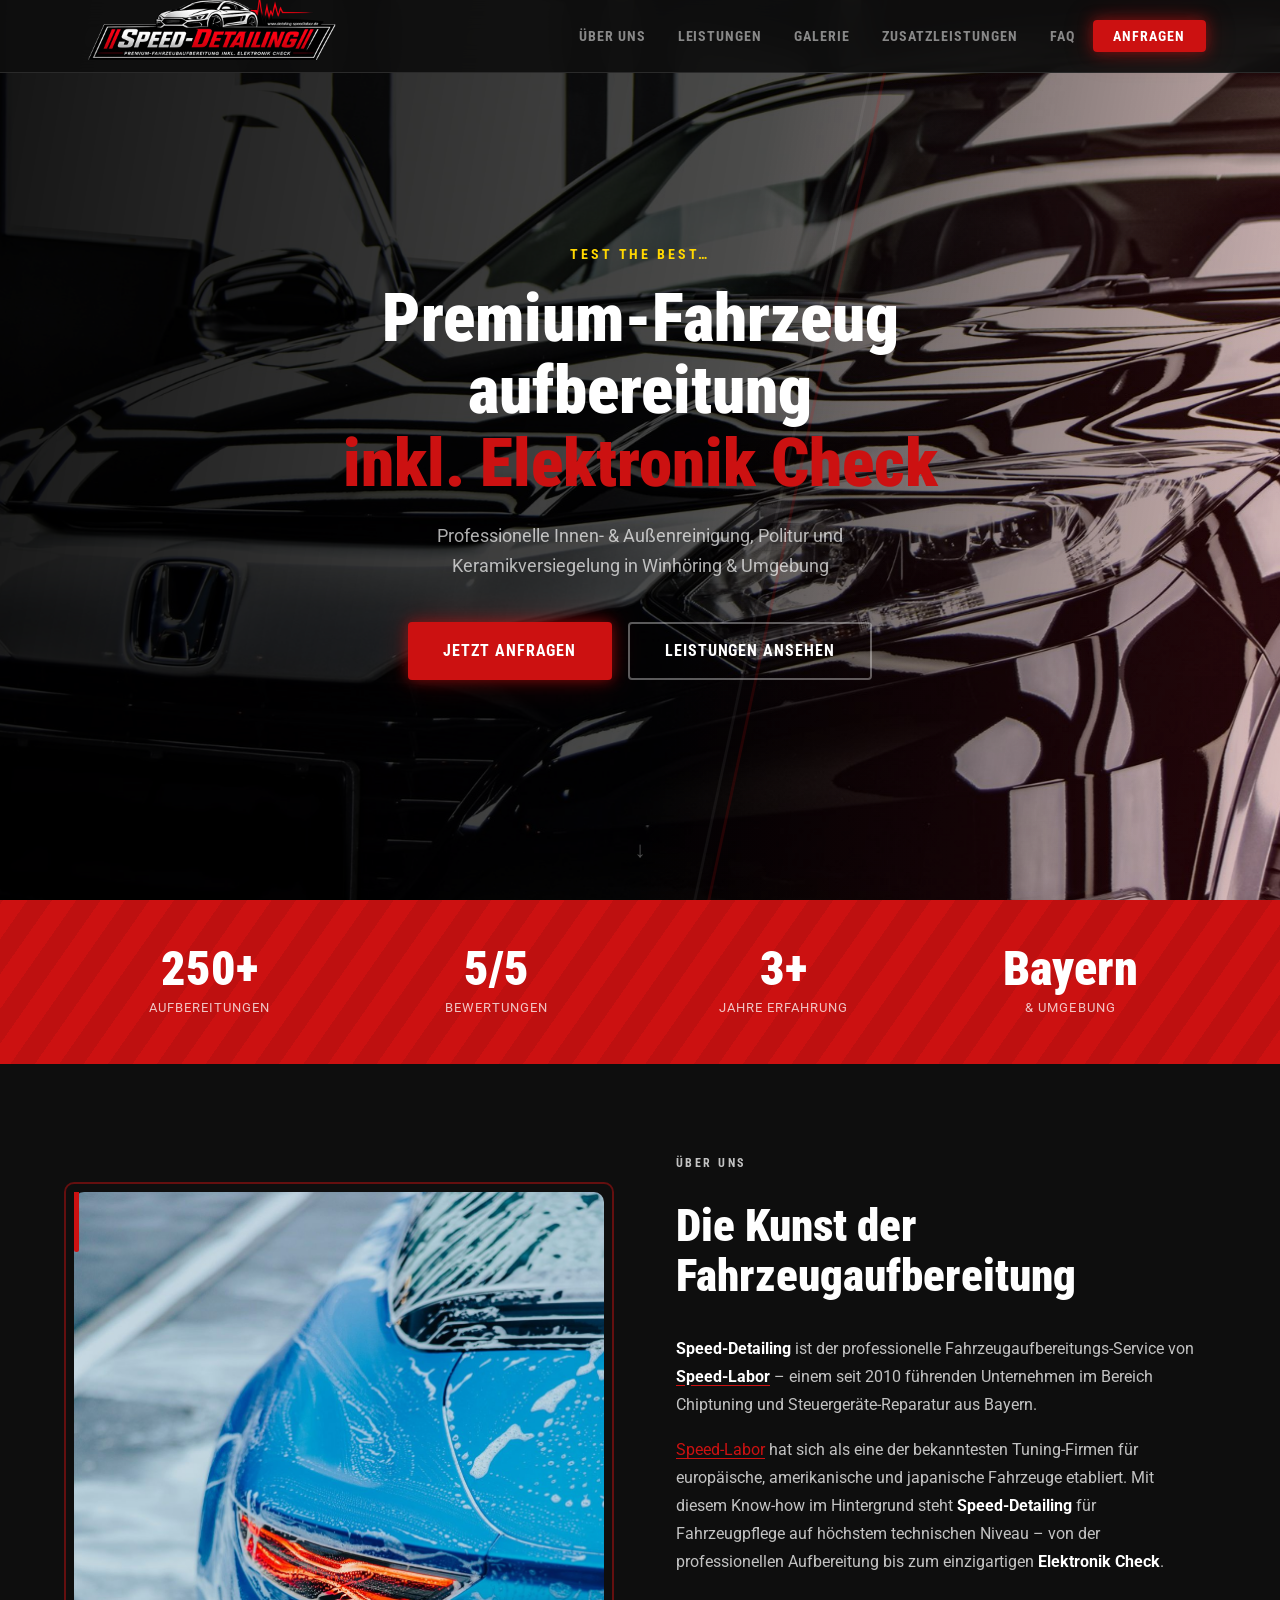
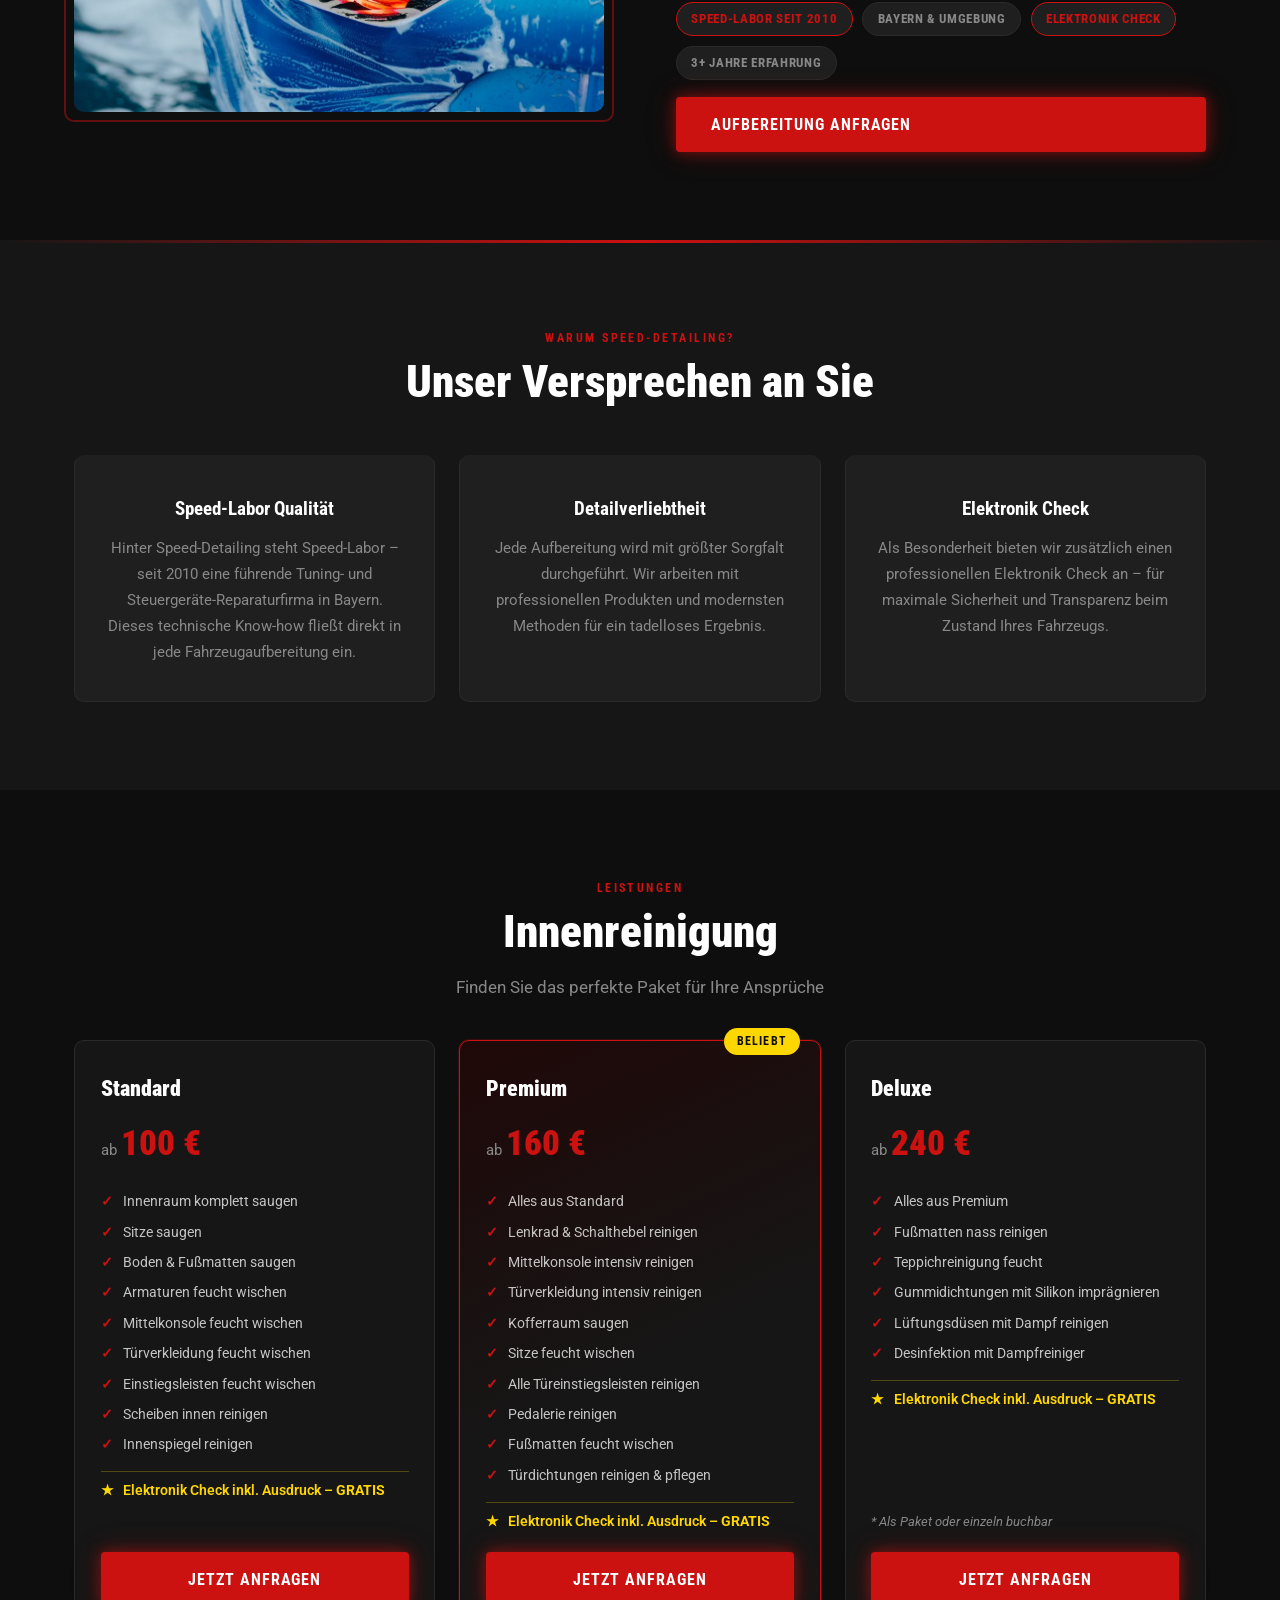
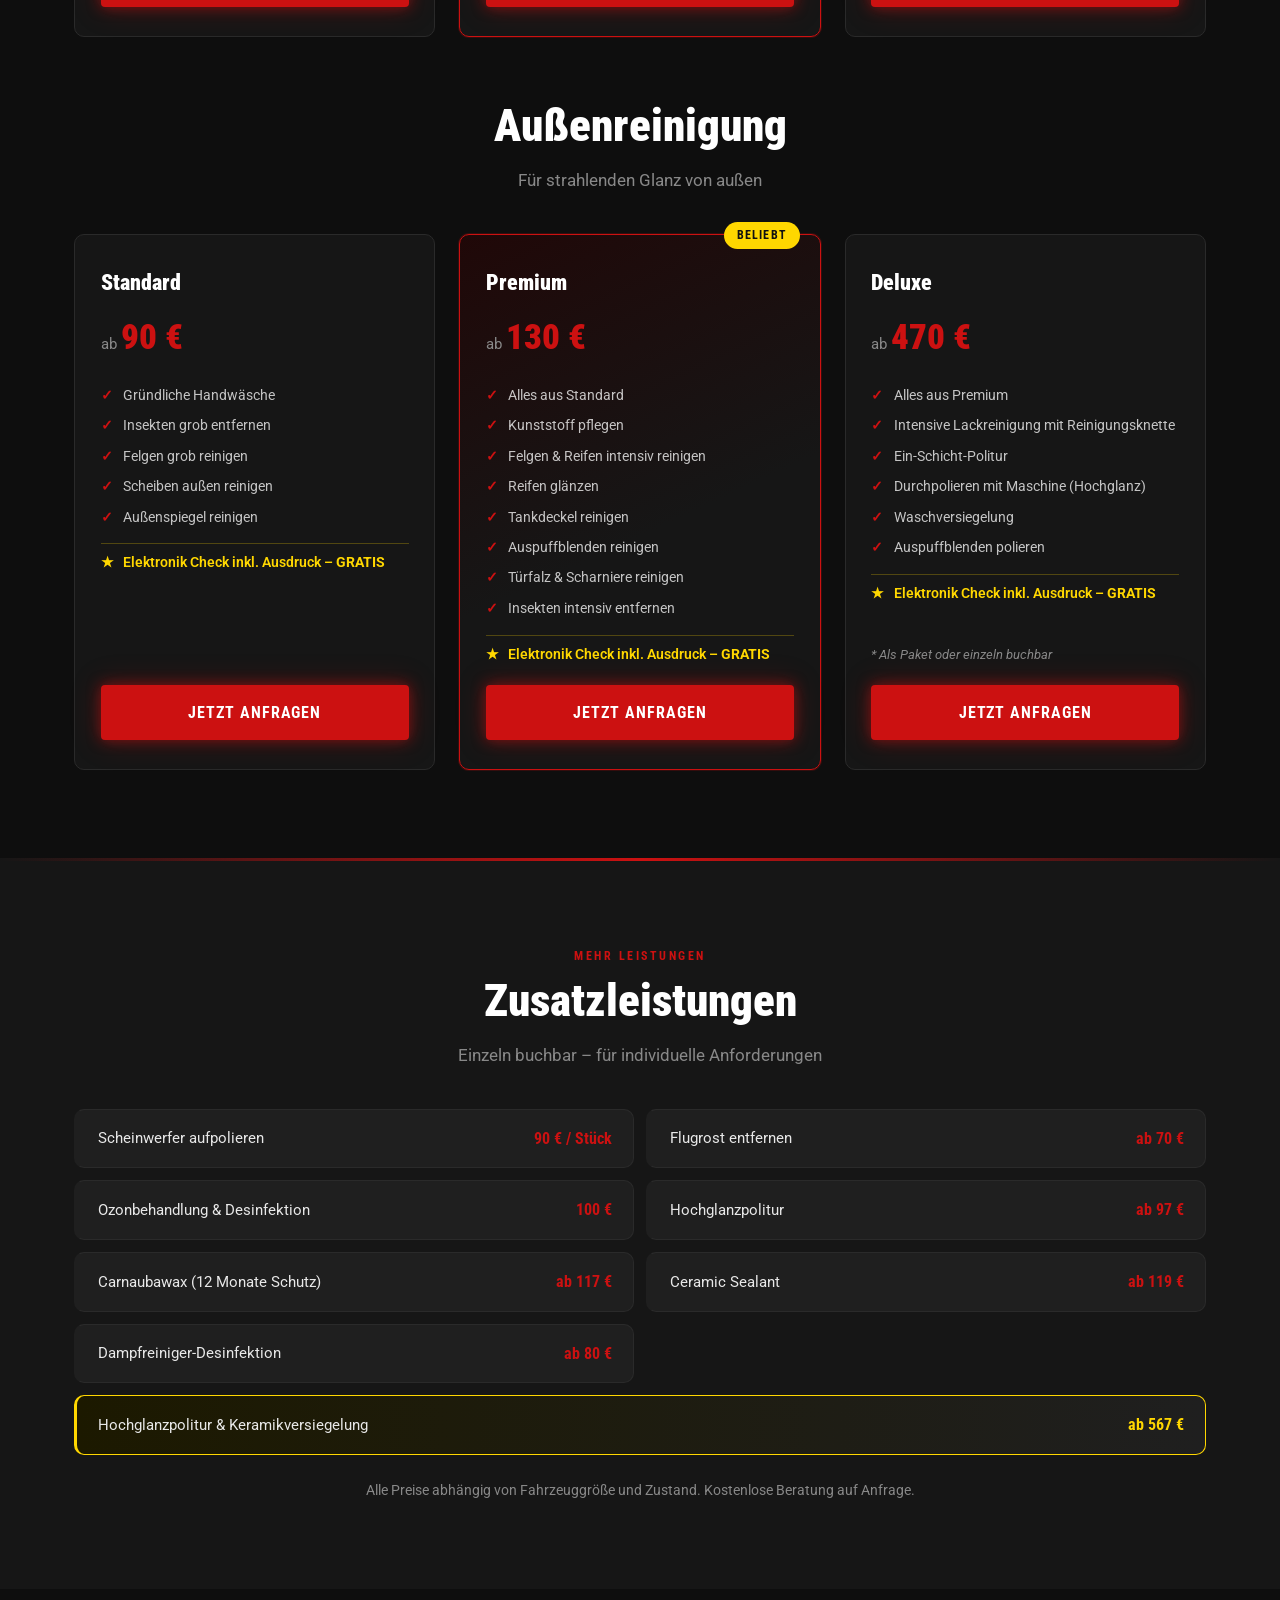
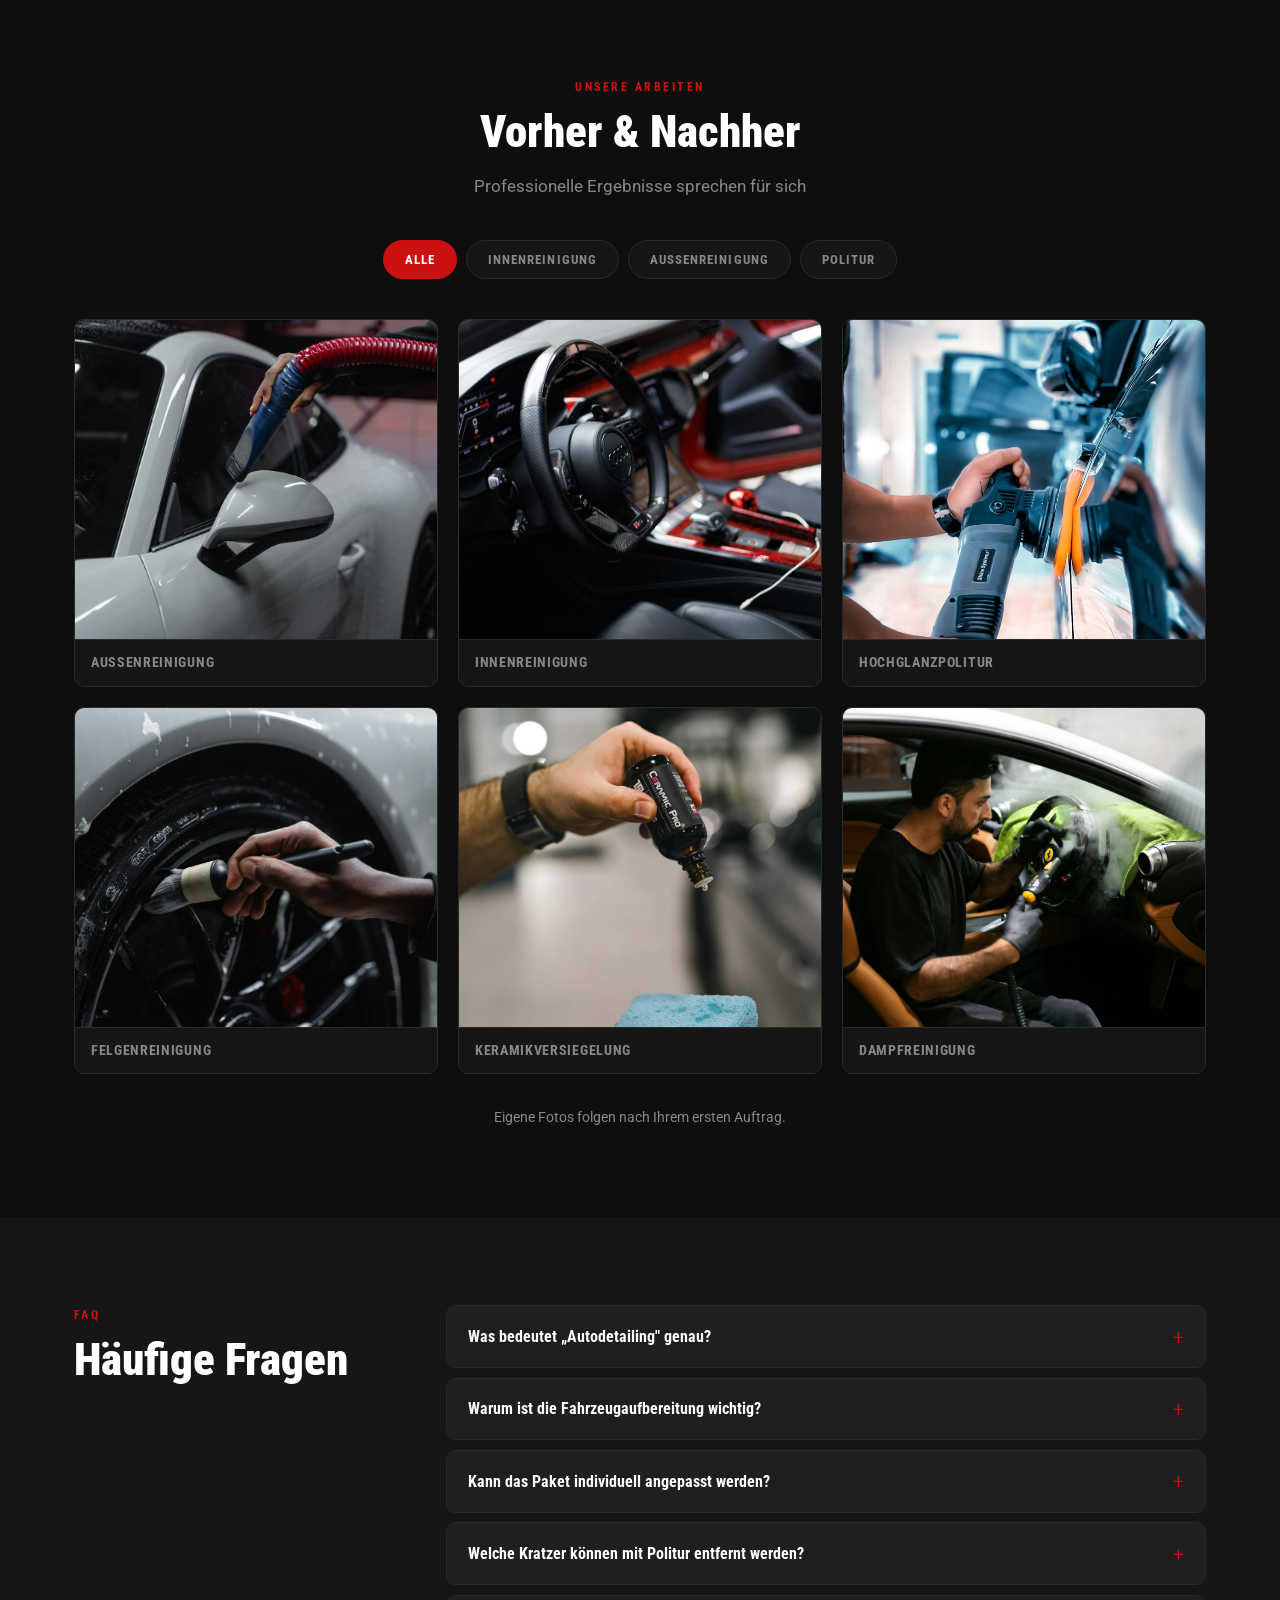
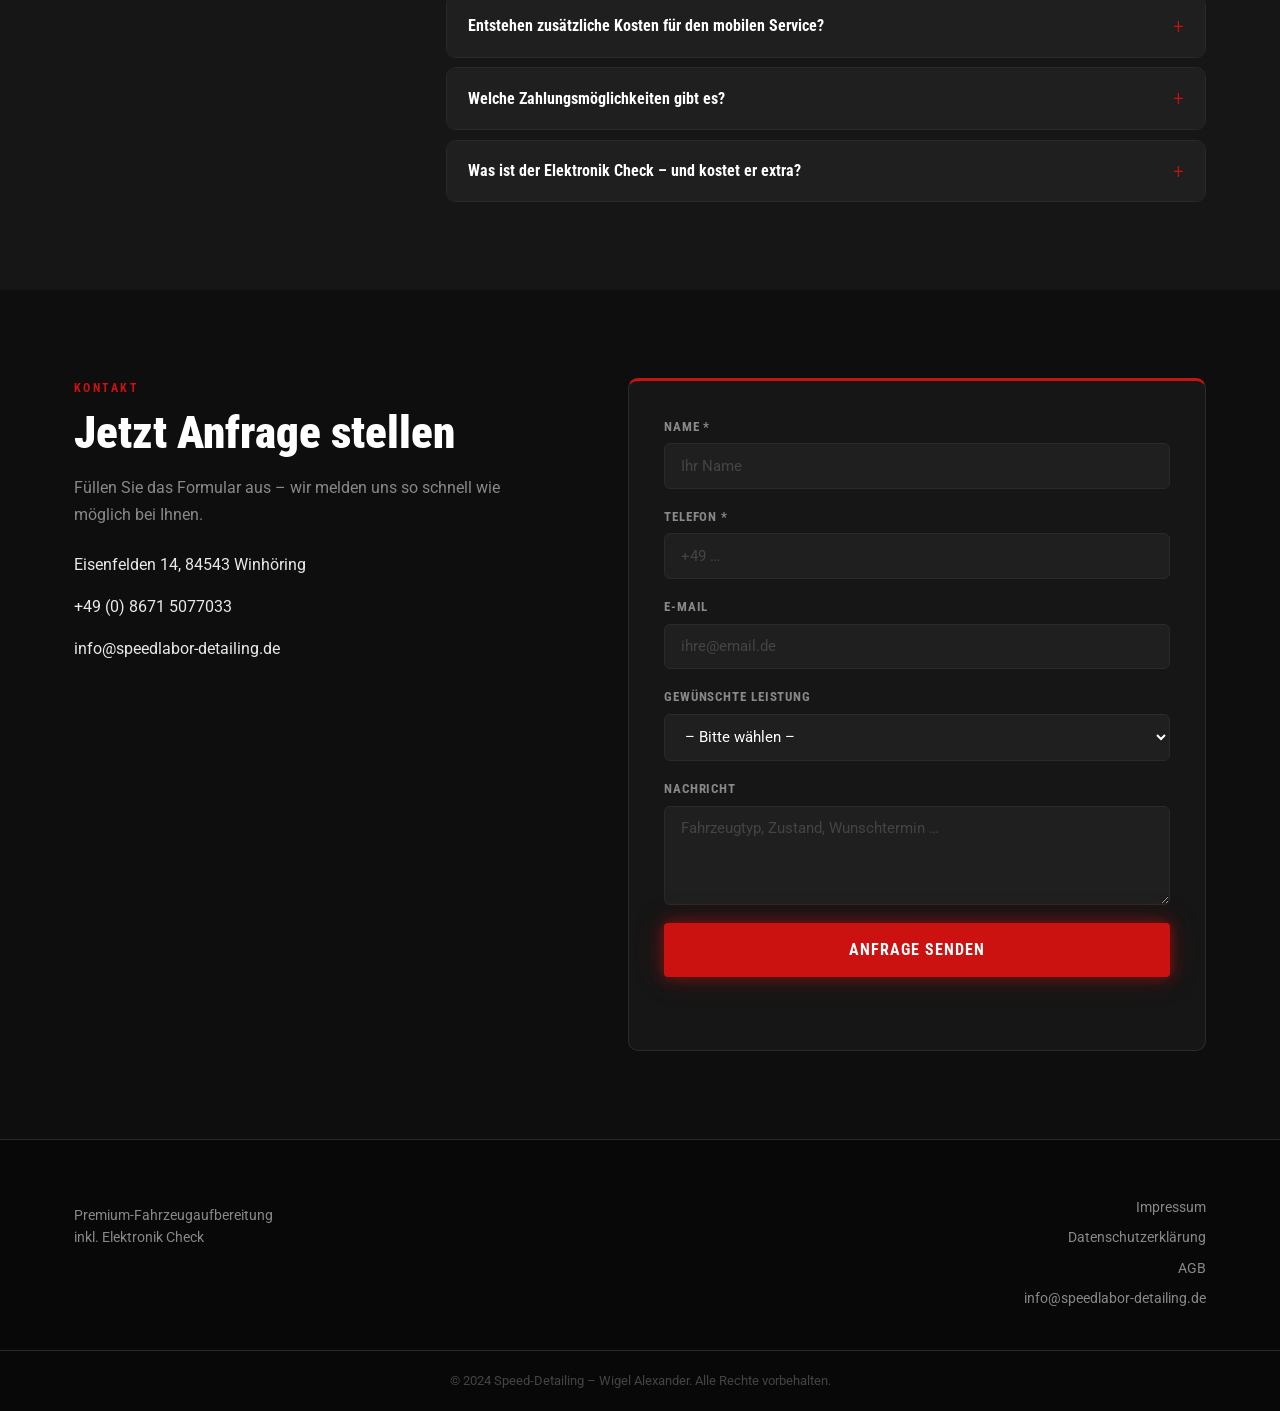
<file: index.html>
<!DOCTYPE html>
<html lang="de">
<head>
  <meta charset="UTF-8" />
  <meta name="viewport" content="width=device-width, initial-scale=1.0" />
  <meta name="description" content="Speed-Detailing – Premium-Fahrzeugaufbereitung inkl. Elektronik Check in Winhöring, Bayern. Innen- & Außenreinigung, Politur, Keramikversiegelung." />
  <meta name="robots" content="index, follow, max-image-preview:large" />
  <title>Speed-Detailing | Premium-Fahrzeugaufbereitung Winhöring</title>
  <link rel="canonical" href="https://speedlabor-detailing.de/" />
  <link rel="icon" type="image/png" sizes="96x96" href="/favicon.png" />
  <link rel="preload" as="image" href="images/hero-1.jpg" fetchpriority="high" />
  <meta property="og:type" content="website" />
  <meta property="og:locale" content="de_DE" />
  <meta property="og:site_name" content="Speed-Detailing" />
  <meta property="og:title" content="Speed-Detailing | Premium-Fahrzeugaufbereitung Winhöring" />
  <meta property="og:description" content="Professionelle Innen- und Außenreinigung, Politur, Keramikversiegelung und kostenloser Elektronik Check in Winhöring." />
  <meta property="og:url" content="https://speedlabor-detailing.de/" />
  <meta property="og:image" content="https://speedlabor-detailing.de/images/hero-1.jpg" />
  <meta property="og:image:alt" content="Professionelle Fahrzeugaufbereitung von Speed-Detailing" />
  <meta name="twitter:card" content="summary_large_image" />
  <meta name="twitter:title" content="Speed-Detailing | Premium-Fahrzeugaufbereitung Winhöring" />
  <meta name="twitter:description" content="Professionelle Fahrzeugaufbereitung inklusive Elektronik Check in Winhöring." />
  <meta name="twitter:image" content="https://speedlabor-detailing.de/images/hero-1.jpg" />
  <link rel="preconnect" href="https://fonts.googleapis.com" />
  <link rel="preconnect" href="https://fonts.gstatic.com" crossorigin />
  <link href="https://fonts.googleapis.com/css2?family=Roboto+Condensed:wght@400;700;900&family=Roboto:wght@300;400;500&display=swap" rel="stylesheet" />
  <link rel="stylesheet" href="css/style.css" />
  <script type="application/ld+json">
  {
    "@context": "https://schema.org",
    "@type": "AutomotiveBusiness",
    "@id": "https://speedlabor-detailing.de/#business",
    "name": "Speed-Detailing",
    "legalName": "Speedlabor 24 UG (haftungsbeschränkt)",
    "description": "Premium-Fahrzeugaufbereitung mit Innen- und Außenreinigung, Politur, Keramikversiegelung und Elektronik Check in Winhöring.",
    "url": "https://speedlabor-detailing.de/",
    "logo": "https://speedlabor-detailing.de/images/logo.png",
    "image": "https://speedlabor-detailing.de/images/hero-1.jpg",
    "telephone": "+49 8671 5077033",
    "email": "info@speedlabor-detailing.de",
    "priceRange": "€€",
    "address": {
      "@type": "PostalAddress",
      "streetAddress": "Eisenfelden 14",
      "postalCode": "84543",
      "addressLocality": "Winhöring",
      "addressRegion": "Bayern",
      "addressCountry": "DE"
    },
    "areaServed": {
      "@type": "AdministrativeArea",
      "name": "Winhöring und Umgebung"
    },
    "parentOrganization": {
      "@type": "Organization",
      "@id": "https://www.speedlabor.de/#organization",
      "name": "Speedlabor 24 UG",
      "url": "https://www.speedlabor.de/"
    }
  }
  </script>
</head>
<body>

  <!-- ========== HEADER ========== -->
  <header class="header" id="header">
    <div class="container header__inner">
      <a href="#home" class="logo">
        <img src="images/logo.png" alt="Speed-Detailing Logo" class="logo__img" width="810" height="540" />
        <span class="logo__fallback">Speed-<span class="accent">Detailing</span></span>
      </a>
      <nav class="nav" id="nav">
        <ul class="nav__list">
          <li><a href="#about" class="nav__link">Über uns</a></li>
          <li><a href="#services" class="nav__link">Leistungen</a></li>
          <li><a href="#gallery" class="nav__link">Galerie</a></li>
          <li><a href="#extras" class="nav__link">Zusatzleistungen</a></li>
          <li><a href="#faq" class="nav__link">FAQ</a></li>
          <li><a href="#contact" class="nav__link nav__link--cta">Anfragen</a></li>
        </ul>
      </nav>
      <button class="burger" id="burger" aria-label="Menü öffnen" aria-expanded="false">
        <span></span><span></span><span></span>
      </button>
    </div>
  </header>

  <!-- ========== HERO ========== -->
  <section class="hero" id="home">
    <div class="hero__slides">
      <div class="hero__slide active" style="background-image:url('images/hero-1.jpg')"></div>
      <div class="hero__slide" style="background-image:url('images/hero-2.jpg')"></div>
      <div class="hero__slide" style="background-image:url('images/hero-3.jpg')"></div>
    </div>
    <div class="hero__overlay"></div>
    <div class="hero__stripes" aria-hidden="true"></div>
    <div class="container hero__inner hero__inner--center">
      <div class="hero__content hero__content--center" data-reveal>
        <p class="hero__tag">Test the Best…</p>
        <h1 class="hero__title">Premium-Fahrzeug&shy;<br/>aufbereitung<br /><span class="accent">inkl. Elektronik Check</span></h1>
        <p class="hero__sub">Professionelle Innen- &amp; Außenreinigung, Politur und Keramikversiegelung in Winhöring &amp; Umgebung</p>
        <div class="hero__btns">
          <a href="#contact" class="btn btn--primary">Jetzt anfragen</a>
          <a href="#services" class="btn btn--outline">Leistungen ansehen</a>
        </div>
      </div>
    </div>
    <div class="hero__scroll-hint" aria-hidden="true">↓</div>
  </section>

  <!-- ========== STATS ========== -->
  <section class="stats" data-reveal>
    <div class="container stats__grid">
      <div class="stats__item">
        <span class="stats__num">250+</span>
        <span class="stats__label">Aufbereitungen</span>
      </div>
      <div class="stats__item">
        <span class="stats__num">5/5</span>
        <span class="stats__label">Bewertungen</span>
      </div>
      <div class="stats__item">
        <span class="stats__num">3+</span>
        <span class="stats__label">Jahre Erfahrung</span>
      </div>
      <div class="stats__item">
        <span class="stats__num">Bayern</span>
        <span class="stats__label">&amp; Umgebung</span>
      </div>
    </div>
  </section>

  <!-- ========== ABOUT ========== -->
  <section class="about section" id="about">
    <div class="container about__inner">
      <div class="about__img-wrap" data-reveal data-reveal-dir="left">
        <img src="images/about.jpg" alt="Professionelle Fahrzeugwäsche bei Speed-Detailing" class="about__img" width="1067" height="1600" loading="lazy" />
      </div>
      <div class="about__text" data-reveal data-reveal-dir="right">
        <p class="section__tag">Über uns</p>
        <h2 class="section__title">Die Kunst der Fahrzeugaufbereitung</h2>
        <p><strong>Speed-Detailing</strong> ist der professionelle Fahrzeugaufbereitungs-Service von <a href="https://steuergeraete-speedlabor.de/" target="_blank" rel="noopener noreferrer" class="about__link"><strong>Speed-Labor</strong></a> – einem seit 2010 führenden Unternehmen im Bereich Chiptuning und Steuergeräte-Reparatur aus Bayern.</p>
        <p><a href="https://steuergeraete-speedlabor.de/" target="_blank" rel="noopener noreferrer" class="about__link">Speed-Labor</a> hat sich als eine der bekanntesten Tuning-Firmen für europäische, amerikanische und japanische Fahrzeuge etabliert. Mit diesem Know-how im Hintergrund steht <strong>Speed-Detailing</strong> für Fahrzeugpflege auf höchstem technischen Niveau – von der professionellen Aufbereitung bis zum einzigartigen <strong>Elektronik Check</strong>.</p>
        <div class="about__chips">
          <span class="about__chip about__chip--red">Speed-Labor seit 2010</span>
          <span class="about__chip">Bayern &amp; Umgebung</span>
          <span class="about__chip about__chip--red">Elektronik Check</span>
          <span class="about__chip">3+ Jahre Erfahrung</span>
        </div>
        <a href="#contact" class="btn btn--primary">Aufbereitung anfragen</a>
      </div>
    </div>
  </section>

  <!-- ========== WHY US ========== -->
  <section class="why section" id="why">
    <div class="container">
      <p class="section__tag text-center">Warum Speed-Detailing?</p>
      <h2 class="section__title text-center">Unser Versprechen an Sie</h2>
      <div class="why__grid">
        <div class="why__card" data-reveal data-reveal-delay="0">
          <h3>Speed-Labor Qualität</h3>
          <p>Hinter Speed-Detailing steht Speed-Labor – seit 2010 eine führende Tuning- und Steuergeräte-Reparaturfirma in Bayern. Dieses technische Know-how fließt direkt in jede Fahrzeugaufbereitung ein.</p>
        </div>
        <div class="why__card" data-reveal data-reveal-delay="150">
          <h3>Detailverliebtheit</h3>
          <p>Jede Aufbereitung wird mit größter Sorgfalt durchgeführt. Wir arbeiten mit professionellen Produkten und modernsten Methoden für ein tadelloses Ergebnis.</p>
        </div>
        <div class="why__card" data-reveal data-reveal-delay="300">
          <h3>Elektronik Check</h3>
          <p>Als Besonderheit bieten wir zusätzlich einen professionellen Elektronik Check an – für maximale Sicherheit und Transparenz beim Zustand Ihres Fahrzeugs.</p>
        </div>
      </div>
    </div>
  </section>

  <!-- ========== SERVICES ========== -->
  <section class="services section" id="services">
    <div class="container">
      <p class="section__tag text-center">Leistungen</p>
      <h2 class="section__title text-center">Innenreinigung</h2>
      <p class="section__sub text-center">Finden Sie das perfekte Paket für Ihre Ansprüche</p>
      <div class="cards">

        <div class="card" data-reveal data-reveal-delay="0">
          <div class="card__head">
            <h3 class="card__title">Standard</h3>
            <p class="card__price">ab <span>100 €</span></p>
          </div>
          <ul class="card__list">
            <li>Innenraum komplett saugen</li>
            <li>Sitze saugen</li>
            <li>Boden & Fußmatten saugen</li>
            <li>Armaturen feucht wischen</li>
            <li>Mittelkonsole feucht wischen</li>
            <li>Türverkleidung feucht wischen</li>
            <li>Einstiegsleisten feucht wischen</li>
            <li>Scheiben innen reinigen</li>
            <li>Innenspiegel reinigen</li>
            <li class="card__list-gift">Elektronik Check inkl. Ausdruck &ndash; <strong>GRATIS</strong></li>
          </ul>
          <a href="#contact" class="btn btn--primary btn--full">Jetzt anfragen</a>
        </div>

        <div class="card card--featured" data-reveal data-reveal-delay="150">
          <div class="card__badge">Beliebt</div>
          <div class="card__head">
            <h3 class="card__title">Premium</h3>
            <p class="card__price">ab <span>160 €</span></p>
          </div>
          <ul class="card__list">
            <li>Alles aus Standard</li>
            <li>Lenkrad & Schalthebel reinigen</li>
            <li>Mittelkonsole intensiv reinigen</li>
            <li>Türverkleidung intensiv reinigen</li>
            <li>Kofferraum saugen</li>
            <li>Sitze feucht wischen</li>
            <li>Alle Türeinstiegsleisten reinigen</li>
            <li>Pedalerie reinigen</li>
            <li>Fußmatten feucht wischen</li>
            <li>Türdichtungen reinigen & pflegen</li>
            <li class="card__list-gift">Elektronik Check inkl. Ausdruck &ndash; <strong>GRATIS</strong></li>
          </ul>
          <a href="#contact" class="btn btn--primary btn--full">Jetzt anfragen</a>
        </div>

        <div class="card" data-reveal data-reveal-delay="300">
          <div class="card__head">
            <h3 class="card__title">Deluxe</h3>
            <p class="card__price">ab <span>240 €</span></p>
          </div>
          <ul class="card__list">
            <li>Alles aus Premium</li>
            <li>Fußmatten nass reinigen</li>
            <li>Teppichreinigung feucht</li>
            <li>Gummidichtungen mit Silikon imprägnieren</li>
            <li>Lüftungsdüsen mit Dampf reinigen</li>
            <li>Desinfektion mit Dampfreiniger</li>
            <li class="card__list-gift">Elektronik Check inkl. Ausdruck &ndash; <strong>GRATIS</strong></li>
          </ul>
          <p class="card__note">* Als Paket oder einzeln buchbar</p>
          <a href="#contact" class="btn btn--primary btn--full">Jetzt anfragen</a>
        </div>

      </div>

      <!-- Außenreinigung -->
      <h2 class="section__title text-center" style="margin-top: 4rem;">Außenreinigung</h2>
      <p class="section__sub text-center">Für strahlenden Glanz von außen</p>
      <div class="cards">

        <div class="card" data-reveal data-reveal-delay="0">
          <div class="card__head">
            <h3 class="card__title">Standard</h3>
            <p class="card__price">ab <span>90 €</span></p>
          </div>
          <ul class="card__list">
            <li>Gründliche Handwäsche</li>
            <li>Insekten grob entfernen</li>
            <li>Felgen grob reinigen</li>
            <li>Scheiben außen reinigen</li>
            <li>Außenspiegel reinigen</li>
            <li class="card__list-gift">Elektronik Check inkl. Ausdruck &ndash; <strong>GRATIS</strong></li>
          </ul>
          <a href="#contact" class="btn btn--primary btn--full">Jetzt anfragen</a>
        </div>

        <div class="card card--featured" data-reveal data-reveal-delay="150">
          <div class="card__badge">Beliebt</div>
          <div class="card__head">
            <h3 class="card__title">Premium</h3>
            <p class="card__price">ab <span>130 €</span></p>
          </div>
          <ul class="card__list">
            <li>Alles aus Standard</li>
            <li>Kunststoff pflegen</li>
            <li>Felgen & Reifen intensiv reinigen</li>
            <li>Reifen glänzen</li>
            <li>Tankdeckel reinigen</li>
            <li>Auspuffblenden reinigen</li>
            <li>Türfalz & Scharniere reinigen</li>
            <li>Insekten intensiv entfernen</li>
            <li class="card__list-gift">Elektronik Check inkl. Ausdruck &ndash; <strong>GRATIS</strong></li>
          </ul>
          <a href="#contact" class="btn btn--primary btn--full">Jetzt anfragen</a>
        </div>

        <div class="card" data-reveal data-reveal-delay="300">
          <div class="card__head">
            <h3 class="card__title">Deluxe</h3>
            <p class="card__price">ab <span>470 €</span></p>
          </div>
          <ul class="card__list">
            <li>Alles aus Premium</li>
            <li>Intensive Lackreinigung mit Reinigungsknette</li>
            <li>Ein-Schicht-Politur</li>
            <li>Durchpolieren mit Maschine (Hochglanz)</li>
            <li>Waschversiegelung</li>
            <li>Auspuffblenden polieren</li>
            <li class="card__list-gift">Elektronik Check inkl. Ausdruck &ndash; <strong>GRATIS</strong></li>
          </ul>
          <p class="card__note">* Als Paket oder einzeln buchbar</p>
          <a href="#contact" class="btn btn--primary btn--full">Jetzt anfragen</a>
        </div>

      </div>
    </div>
  </section>

  <!-- ========== EXTRAS ========== -->
  <section class="extras section" id="extras">
    <div class="container">
      <p class="section__tag text-center">Mehr Leistungen</p>
      <h2 class="section__title text-center">Zusatzleistungen</h2>
      <p class="section__sub text-center">Einzeln buchbar – für individuelle Anforderungen</p>
      <div class="extras__grid">
        <div class="extras__item">
          <span class="extras__name">Scheinwerfer aufpolieren</span>
          <span class="extras__price">90 € / Stück</span>
        </div>
        <div class="extras__item">
          <span class="extras__name">Flugrost entfernen</span>
          <span class="extras__price">ab 70 €</span>
        </div>
        <div class="extras__item">
          <span class="extras__name">Ozonbehandlung &amp; Desinfektion</span>
          <span class="extras__price">100 €</span>
        </div>
        <div class="extras__item">
          <span class="extras__name">Hochglanzpolitur</span>
          <span class="extras__price">ab 97 €</span>
        </div>
        <div class="extras__item">
          <span class="extras__name">Carnaubawax (12 Monate Schutz)</span>
          <span class="extras__price">ab 117 €</span>
        </div>
        <div class="extras__item">
          <span class="extras__name">Ceramic Sealant</span>
          <span class="extras__price">ab 119 €</span>
        </div>
        <div class="extras__item">
          <span class="extras__name">Dampfreiniger-Desinfektion</span>
          <span class="extras__price">ab 80 €</span>
        </div>
        <div class="extras__item extras__item--highlight">
          <span class="extras__name">Hochglanzpolitur &amp; Keramikversiegelung</span>
          <span class="extras__price">ab 567 €</span>
        </div>
      </div>
      <p class="extras__note text-center">Alle Preise abhängig von Fahrzeuggröße und Zustand. Kostenlose Beratung auf Anfrage.</p>
    </div>
  </section>

  <!-- ========== GALLERY ========== -->
  <section class="gallery section" id="gallery">
    <div class="container">
      <p class="section__tag text-center" data-reveal>Unsere Arbeiten</p>
      <h2 class="section__title text-center" data-reveal>Vorher &amp; Nachher</h2>
      <p class="section__sub text-center" data-reveal>Professionelle Ergebnisse sprechen für sich</p>
      <div class="gallery__filters" data-reveal>
        <button class="gallery__filter active" data-filter="all">Alle</button>
        <button class="gallery__filter" data-filter="innen">Innenreinigung</button>
        <button class="gallery__filter" data-filter="aussen">Außenreinigung</button>
        <button class="gallery__filter" data-filter="politur">Politur</button>
      </div>
      <div class="gallery__grid">
        <div class="gallery__item" data-category="aussen" data-reveal data-reveal-delay="0">
          <img src="images/aussen.jpg" alt="Professionelle Außenreinigung eines Fahrzeugs" width="1280" height="853" loading="lazy" />
          <div class="gallery__caption">Außenreinigung</div>
        </div>
        <div class="gallery__item" data-category="innen" data-reveal data-reveal-delay="100">
          <img src="images/innen.jpg" alt="Professionelle Innenreinigung eines Fahrzeugs" width="853" height="1280" loading="lazy" />
          <div class="gallery__caption">Innenreinigung</div>
        </div>
        <div class="gallery__item" data-category="politur" data-reveal data-reveal-delay="200">
          <img src="images/politur.jpg" alt="Professionelle Fahrzeugpolitur bei Speed-Detailing" width="720" height="1280" loading="lazy" />
          <div class="gallery__caption">Hochglanzpolitur</div>
        </div>
        <div class="gallery__item" data-category="aussen" data-reveal data-reveal-delay="0">
          <img src="images/felgen.jpg" alt="Professionelle Felgenreinigung" width="1280" height="853" loading="lazy" />
          <div class="gallery__caption">Felgenreinigung</div>
        </div>
        <div class="gallery__item" data-category="politur" data-reveal data-reveal-delay="100">
          <img src="images/keramik.jpg" alt="Keramikversiegelung für langanhaltenden Lackschutz" width="852" height="1280" loading="lazy" />
            <div class="gallery__caption">Keramikversiegelung</div>
        </div>
        <div class="gallery__item" data-category="innen" data-reveal data-reveal-delay="200">
          <img src="images/Dampf.jpg" alt="Schonende Dampfreinigung eines Fahrzeugs" width="1280" height="853" loading="lazy" />
          <div class="gallery__caption">Dampfreinigung</div>
        </div>
      </div>
      <p class="gallery__note text-center" data-reveal>Eigene Fotos folgen nach Ihrem ersten Auftrag.</p>
    </div>
  </section>

  <!-- ========== FAQ ========== -->
  <section class="faq section" id="faq">
    <div class="container faq__inner">
      <div>
        <p class="section__tag">FAQ</p>
        <h2 class="section__title">Häufige Fragen</h2>
      </div>
      <div class="faq__list">

        <div class="faq__item">
          <button class="faq__q" aria-expanded="false">
            Was bedeutet „Autodetailing" genau?
            <span class="faq__icon" aria-hidden="true">+</span>
          </button>
          <div class="faq__a">
            <p>Autodetailing bezeichnet die professionelle, gründliche Reinigung und Pflege eines Fahrzeugs – weit über eine normale Autowäsche hinaus. Dabei werden Innenraum und Außenbereich intensiv gereinigt, Lack poliert und langfristig geschützt.</p>
          </div>
        </div>

        <div class="faq__item">
          <button class="faq__q" aria-expanded="false">
            Warum ist die Fahrzeugaufbereitung wichtig?
            <span class="faq__icon" aria-hidden="true">+</span>
          </button>
          <div class="faq__a">
            <p>Regelmäßige Aufbereitung erhält den Wert Ihres Fahrzeugs, schützt den Lack vor Umwelteinflüssen, entfernt hartnäckige Verschmutzungen und sorgt für ein angenehmes Fahrgefühl. Ein gepflegtes Auto erzielt beim Weiterverkauf deutlich bessere Preise.</p>
          </div>
        </div>

        <div class="faq__item">
          <button class="faq__q" aria-expanded="false">
            Kann das Paket individuell angepasst werden?
            <span class="faq__icon" aria-hidden="true">+</span>
          </button>
          <div class="faq__a">
            <p>Ja, alle Pakete können individuell kombiniert und erweitert werden. Sprechen Sie uns einfach an – wir erstellen Ihnen ein maßgeschneidertes Angebot.</p>
          </div>
        </div>

        <div class="faq__item">
          <button class="faq__q" aria-expanded="false">
            Welche Kratzer können mit Politur entfernt werden?
            <span class="faq__icon" aria-hidden="true">+</span>
          </button>
          <div class="faq__a">
            <p>Mit maschineller Politur lassen sich oberflächliche Kratzer im Klarlack (sogenannte Hologramme, Waschanlagenkratzer) effektiv entfernen. Tiefe Kratzer, die bis ins Metall gehen, können nur durch Lackierarbeiten beseitigt werden.</p>
          </div>
        </div>

        <div class="faq__item">
          <button class="faq__q" aria-expanded="false">
            Entstehen zusätzliche Kosten für den mobilen Service?
            <span class="faq__icon" aria-hidden="true">+</span>
          </button>
          <div class="faq__a">
            <p>In einem bestimmten Umkreis um Winhöring entstehen keine zusätzlichen Fahrtkosten. Für größere Entfernungen sprechen wir dies vorab mit Ihnen ab. Kontaktieren Sie uns für Details.</p>
          </div>
        </div>

        <div class="faq__item">
          <button class="faq__q" aria-expanded="false">
            Welche Zahlungsmöglichkeiten gibt es?
            <span class="faq__icon" aria-hidden="true">+</span>
          </button>
          <div class="faq__a">
            <p>Wir akzeptieren Barzahlung sowie Überweisung. Weitere Details zu Zahlungsmöglichkeiten klären wir gerne beim Beratungsgespräch.</p>
          </div>
        </div>

        <div class="faq__item">
          <button class="faq__q" aria-expanded="false">
            Was ist der Elektronik Check – und kostet er extra?
            <span class="faq__icon" aria-hidden="true">+</span>
          </button>
          <div class="faq__a">
            <p>Der Elektronik Check ist eine professionelle Fahrzeugdiagnose auf modernstem OBD-Equipment: Wir lesen alle Fehlercodes aus dem Steuergerät aus und drucken Ihnen das vollständige Ergebnis aus. So wissen Sie genau, ob Ihr Fahrzeug technisch einwandfrei ist – oder wo Handlungsbedarf besteht.<br /><strong>Und das Beste: Der Elektronik Check ist bei jedem Wasch- und Reinigungspaket vollständig kostenlos inklusive.</strong></p>
          </div>
        </div>

      </div>
    </div>
  </section>

  <!-- ========== CONTACT ========== -->
  <section class="contact section" id="contact">
    <div class="container contact__inner">
      <div class="contact__info">
        <p class="section__tag">Kontakt</p>
        <h2 class="section__title">Jetzt Anfrage stellen</h2>
        <p class="contact__desc">Füllen Sie das Formular aus – wir melden uns so schnell wie möglich bei Ihnen.</p>
        <ul class="contact__details">
          <li>
            <span>Eisenfelden 14, 84543 Winhöring</span>
          </li>
          <li>
            <a href="tel:+4986715077033">+49 (0) 8671 5077033</a>
          </li>
          <li>
            <a href="mailto:info@speedlabor-detailing.de">info@speedlabor-detailing.de</a>
          </li>
        </ul>
        
      </div>

      <form class="contact__form" id="contactForm" data-confirm-endpoint="https://speedlabor-confirm.yurecpr.workers.dev/" novalidate>
        <input type="hidden" name="access_key" value="eeb14a95-f24c-471f-a0f9-01c791013076" />
        <input type="hidden" name="subject" value="Neue Anfrage – Speed-Detailing" />
        <input type="hidden" name="from_name" value="Speed-Detailing Website" />
        <input type="checkbox" name="botcheck" style="display:none" tabindex="-1" autocomplete="off" />

        <div class="form__group">
          <label for="name">Name *</label>
          <input type="text" id="name" name="name" placeholder="Ihr Name" required autocomplete="name" />
        </div>
        <div class="form__group">
          <label for="phone">Telefon *</label>
          <input type="tel" id="phone" name="phone" placeholder="+49 …" required autocomplete="tel" />
        </div>
        <div class="form__group">
          <label for="email">E-Mail</label>
          <input type="email" id="email" name="email" placeholder="ihre@email.de" autocomplete="email" />
        </div>
        <div class="form__group">
          <label for="service">Gewünschte Leistung</label>
          <select id="service" name="service">
            <option value="">– Bitte wählen –</option>
            <option>Innenreinigung Standard</option>
            <option>Innenreinigung Premium</option>
            <option>Innenreinigung Deluxe</option>
            <option>Außenreinigung Standard</option>
            <option>Außenreinigung Premium</option>
            <option>Außenreinigung Deluxe</option>
            <option>Zusatzleistung</option>
            <option>Individuelle Anfrage</option>
          </select>
        </div>
        <div class="form__group">
          <label for="message">Nachricht</label>
          <textarea id="message" name="message" rows="4" placeholder="Fahrzeugtyp, Zustand, Wunschtermin …"></textarea>
        </div>

        <button type="submit" class="btn btn--primary btn--full" id="submitBtn">Anfrage senden</button>
        <div class="form__status" id="formStatus" aria-live="polite"></div>
      </form>
    </div>
  </section>

  <!-- ========== FOOTER ========== -->
  <footer class="footer">
    <div class="container footer__inner">
      <div class="footer__brand">
        <a href="#home" class="logo">
          <span class="logo__fallback">Speed-<span class="accent">Detailing</span></span>
        </a>
        <p>Premium-Fahrzeugaufbereitung<br />inkl. Elektronik Check</p>
      </div>
      <div class="footer__links">
        <a href="impressum.html">Impressum</a>
        <a href="datenschutz.html">Datenschutzerklärung</a>
        <a href="agb.html">AGB</a>
        <a href="mailto:info@speedlabor-detailing.de">info@speedlabor-detailing.de</a>
      </div>
    </div>
    <div class="footer__bottom">
      <p>© 2024 Speed-Detailing – Wigel Alexander. Alle Rechte vorbehalten.</p>
    </div>
  </footer>

  <script src="js/main.js"></script>
</body>
</html>
</file>
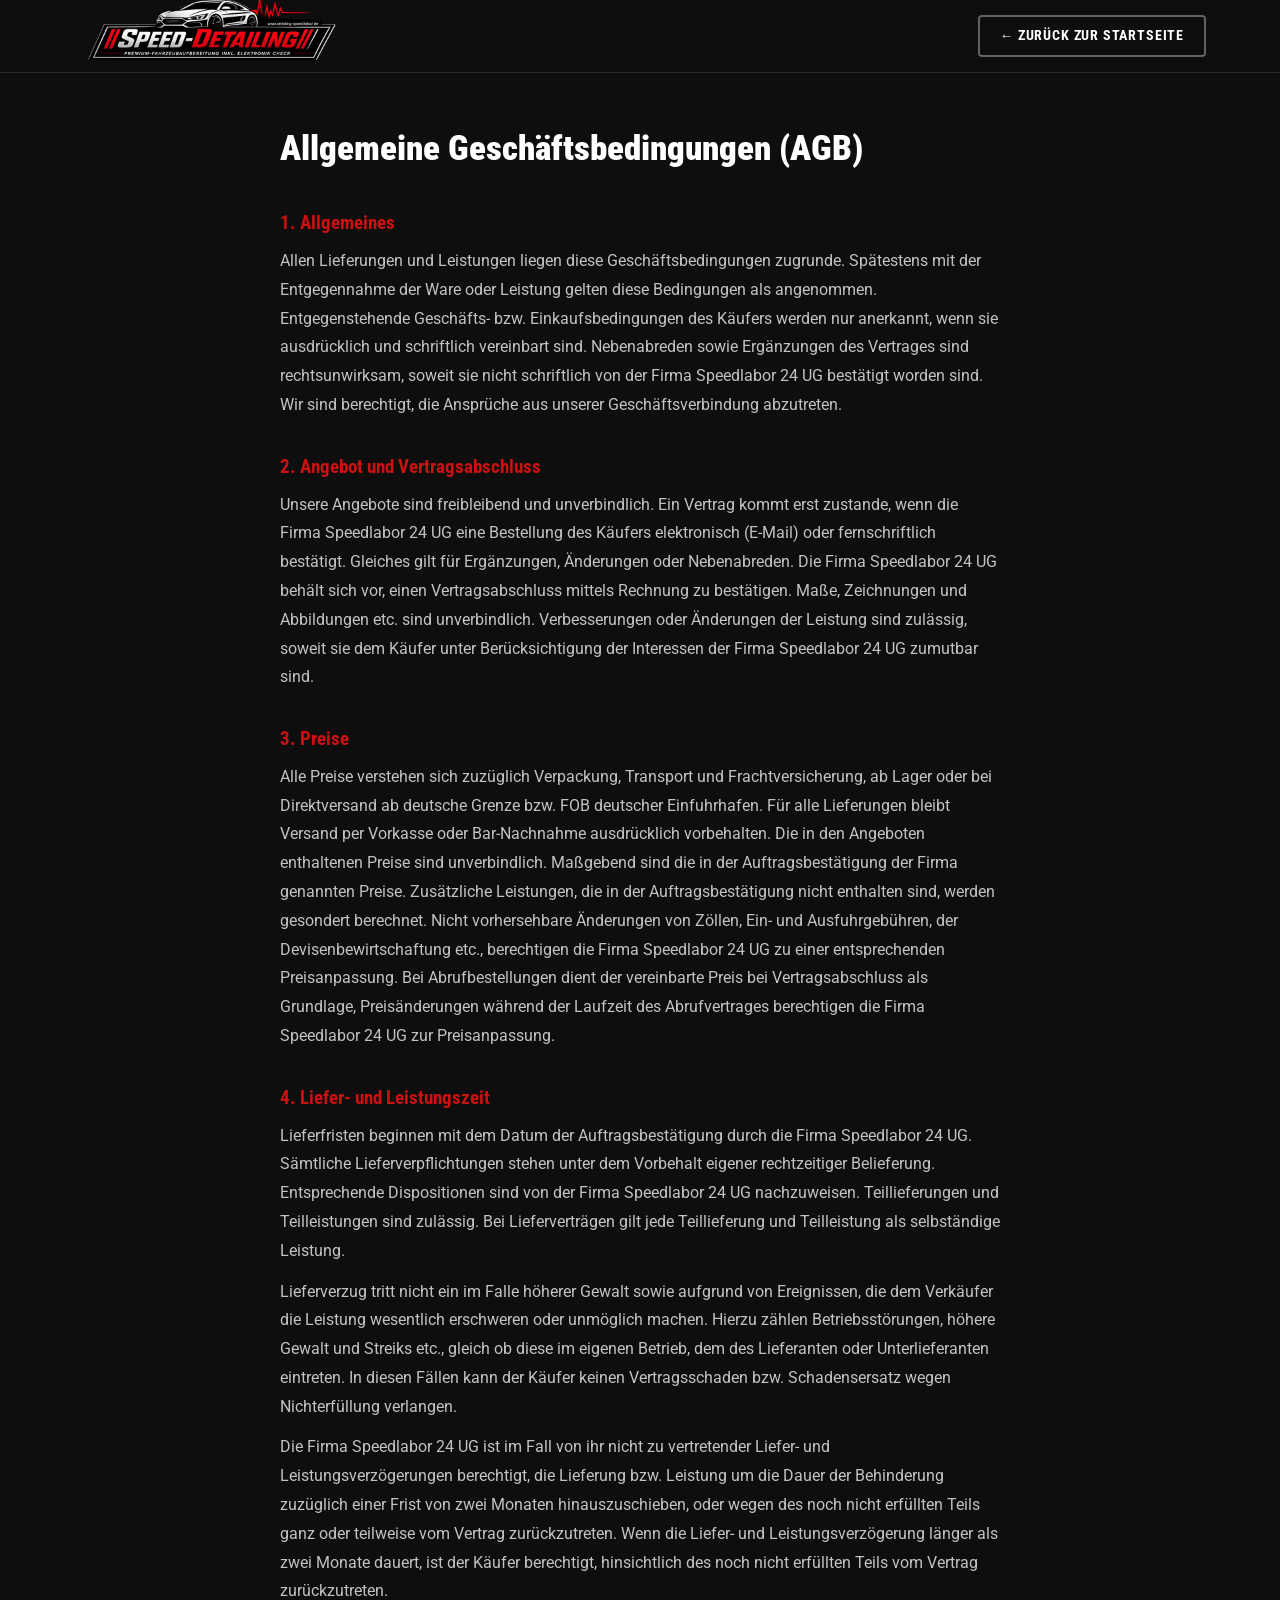
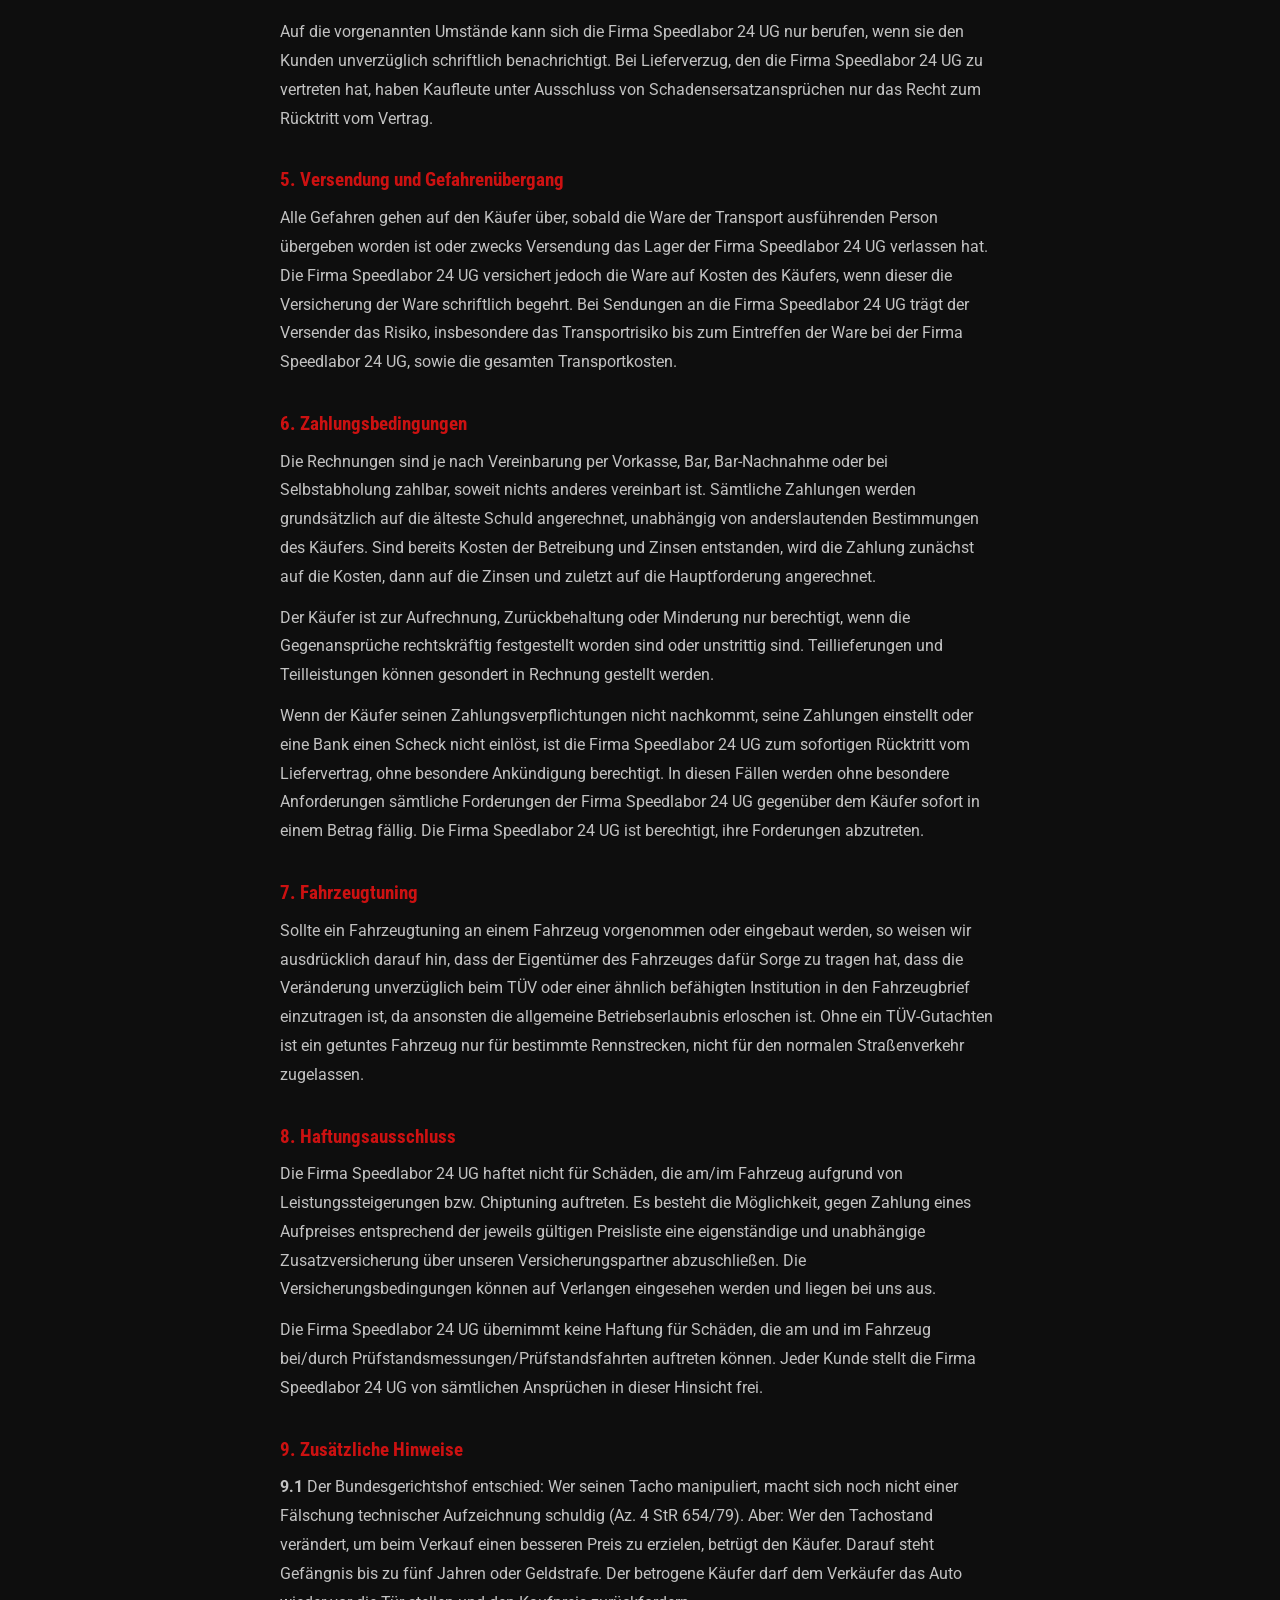
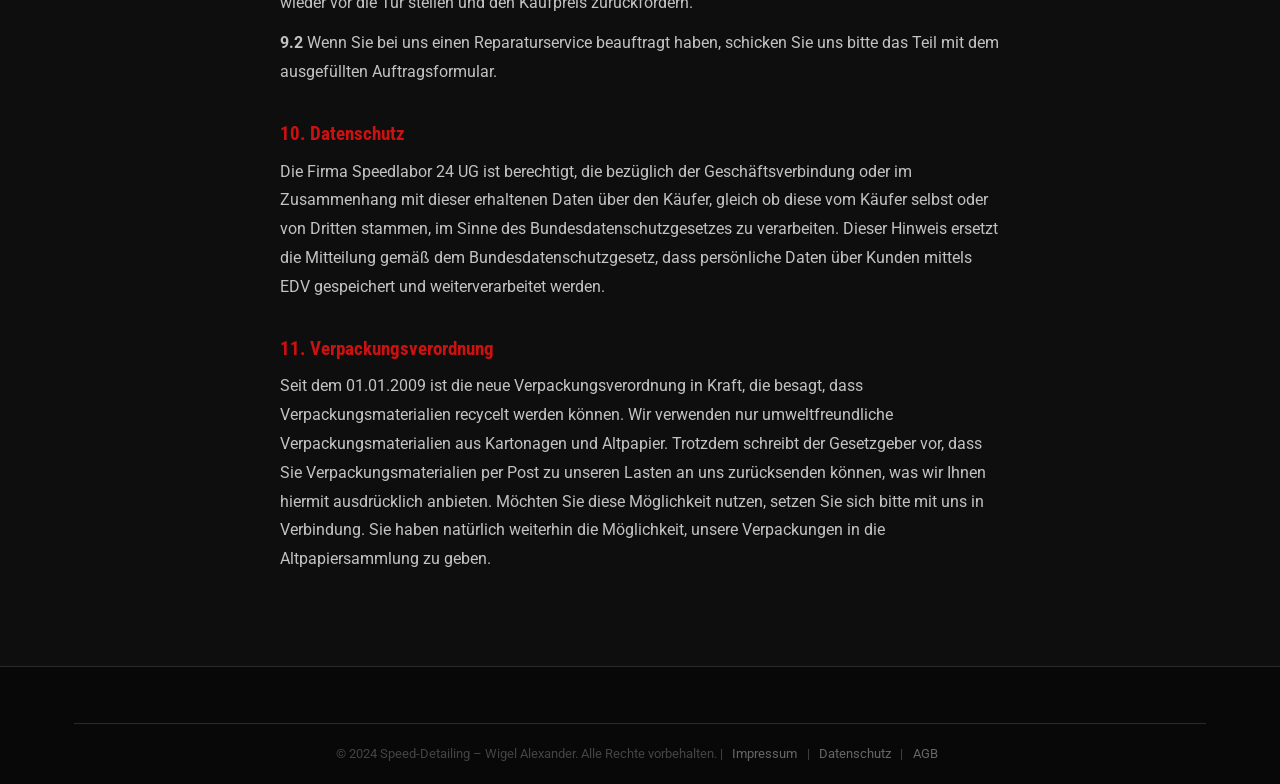
<file: agb.html>
<!DOCTYPE html>
<html lang="de">
<head>
  <meta charset="UTF-8" />
  <meta name="viewport" content="width=device-width, initial-scale=1.0" />
  <meta name="description" content="Allgemeine Geschäftsbedingungen von Speed-Detailing und Speedlabor 24 UG." />
  <meta name="robots" content="index, follow" />
  <title>AGB – Speed-Detailing</title>
  <link rel="canonical" href="https://speedlabor-detailing.de/agb.html" />
  <link rel="icon" type="image/png" sizes="96x96" href="/favicon.png" />
  <meta property="og:type" content="website" />
  <meta property="og:locale" content="de_DE" />
  <meta property="og:site_name" content="Speed-Detailing" />
  <meta property="og:title" content="AGB – Speed-Detailing" />
  <meta property="og:description" content="Allgemeine Geschäftsbedingungen von Speed-Detailing." />
  <meta property="og:url" content="https://speedlabor-detailing.de/agb.html" />
  <meta property="og:image" content="https://speedlabor-detailing.de/images/logo.png" />
  <link rel="preconnect" href="https://fonts.googleapis.com" />
  <link rel="preconnect" href="https://fonts.gstatic.com" crossorigin />
  <link href="https://fonts.googleapis.com/css2?family=Roboto+Condensed:wght@700;900&family=Roboto:wght@300;400&display=swap" rel="stylesheet" />
  <link rel="stylesheet" href="css/style.css" />
  <style>
    .legal { max-width: 760px; margin: 0 auto; padding: 120px 1.25rem 5rem; }
    .legal h1 { font-family: var(--font-h); font-size: 2.2rem; font-weight: 900; color: var(--white); margin-bottom: 2rem; }
    .legal h2 { font-family: var(--font-h); font-size: 1.2rem; font-weight: 700; color: var(--red); margin: 2rem 0 .5rem; }
    .legal p { color: rgba(255,255,255,.75); line-height: 1.8; margin-bottom: .75rem; }
    .legal a { color: var(--red); }
    .legal a:hover { text-decoration: underline; }
  </style>
</head>
<body>
  <header class="header" id="header">
    <div class="container header__inner">
      <a href="index.html" class="logo">
        <img src="images/logo.png" alt="Speed-Detailing Logo" class="logo__img" width="810" height="540" />
        <span class="logo__fallback">Speed-<span class="accent">Detailing</span></span>
      </a>
      <a href="index.html" class="btn btn--outline" style="font-size:.85rem;padding:.5rem 1.25rem;">← Zurück zur Startseite</a>
    </div>
  </header>

  <main class="legal">
    <h1>Allgemeine Geschäftsbedingungen (AGB)</h1>

    <h2>1. Allgemeines</h2>
    <p>Allen Lieferungen und Leistungen liegen diese Geschäftsbedingungen zugrunde. Spätestens mit der Entgegennahme der Ware oder Leistung gelten diese Bedingungen als angenommen. Entgegenstehende Geschäfts- bzw. Einkaufsbedingungen des Käufers werden nur anerkannt, wenn sie ausdrücklich und schriftlich vereinbart sind. Nebenabreden sowie Ergänzungen des Vertrages sind rechtsunwirksam, soweit sie nicht schriftlich von der Firma Speedlabor 24 UG bestätigt worden sind. Wir sind berechtigt, die Ansprüche aus unserer Geschäftsverbindung abzutreten.</p>

    <h2>2. Angebot und Vertragsabschluss</h2>
    <p>Unsere Angebote sind freibleibend und unverbindlich. Ein Vertrag kommt erst zustande, wenn die Firma Speedlabor 24 UG eine Bestellung des Käufers elektronisch (E-Mail) oder fernschriftlich bestätigt. Gleiches gilt für Ergänzungen, Änderungen oder Nebenabreden. Die Firma Speedlabor 24 UG behält sich vor, einen Vertragsabschluss mittels Rechnung zu bestätigen. Maße, Zeichnungen und Abbildungen etc. sind unverbindlich. Verbesserungen oder Änderungen der Leistung sind zulässig, soweit sie dem Käufer unter Berücksichtigung der Interessen der Firma Speedlabor 24 UG zumutbar sind.</p>

    <h2>3. Preise</h2>
    <p>Alle Preise verstehen sich zuzüglich Verpackung, Transport und Frachtversicherung, ab Lager oder bei Direktversand ab deutsche Grenze bzw. FOB deutscher Einfuhrhafen. Für alle Lieferungen bleibt Versand per Vorkasse oder Bar-Nachnahme ausdrücklich vorbehalten. Die in den Angeboten enthaltenen Preise sind unverbindlich. Maßgebend sind die in der Auftragsbestätigung der Firma genannten Preise. Zusätzliche Leistungen, die in der Auftragsbestätigung nicht enthalten sind, werden gesondert berechnet. Nicht vorhersehbare Änderungen von Zöllen, Ein- und Ausfuhrgebühren, der Devisenbewirtschaftung etc., berechtigen die Firma Speedlabor 24 UG zu einer entsprechenden Preisanpassung. Bei Abrufbestellungen dient der vereinbarte Preis bei Vertragsabschluss als Grundlage, Preisänderungen während der Laufzeit des Abrufvertrages berechtigen die Firma Speedlabor 24 UG zur Preisanpassung.</p>

    <h2>4. Liefer- und Leistungszeit</h2>
    <p>Lieferfristen beginnen mit dem Datum der Auftragsbestätigung durch die Firma Speedlabor 24 UG. Sämtliche Lieferverpflichtungen stehen unter dem Vorbehalt eigener rechtzeitiger Belieferung. Entsprechende Dispositionen sind von der Firma Speedlabor 24 UG nachzuweisen. Teillieferungen und Teilleistungen sind zulässig. Bei Lieferverträgen gilt jede Teillieferung und Teilleistung als selbständige Leistung.</p>
    <p>Lieferverzug tritt nicht ein im Falle höherer Gewalt sowie aufgrund von Ereignissen, die dem Verkäufer die Leistung wesentlich erschweren oder unmöglich machen. Hierzu zählen Betriebsstörungen, höhere Gewalt und Streiks etc., gleich ob diese im eigenen Betrieb, dem des Lieferanten oder Unterlieferanten eintreten. In diesen Fällen kann der Käufer keinen Vertragsschaden bzw. Schadensersatz wegen Nichterfüllung verlangen.</p>
    <p>Die Firma Speedlabor 24 UG ist im Fall von ihr nicht zu vertretender Liefer- und Leistungsverzögerungen berechtigt, die Lieferung bzw. Leistung um die Dauer der Behinderung zuzüglich einer Frist von zwei Monaten hinauszuschieben, oder wegen des noch nicht erfüllten Teils ganz oder teilweise vom Vertrag zurückzutreten. Wenn die Liefer- und Leistungsverzögerung länger als zwei Monate dauert, ist der Käufer berechtigt, hinsichtlich des noch nicht erfüllten Teils vom Vertrag zurückzutreten.</p>
    <p>Auf die vorgenannten Umstände kann sich die Firma Speedlabor 24 UG nur berufen, wenn sie den Kunden unverzüglich schriftlich benachrichtigt. Bei Lieferverzug, den die Firma Speedlabor 24 UG zu vertreten hat, haben Kaufleute unter Ausschluss von Schadensersatzansprüchen nur das Recht zum Rücktritt vom Vertrag.</p>

    <h2>5. Versendung und Gefahrenübergang</h2>
    <p>Alle Gefahren gehen auf den Käufer über, sobald die Ware der Transport ausführenden Person übergeben worden ist oder zwecks Versendung das Lager der Firma Speedlabor 24 UG verlassen hat. Die Firma Speedlabor 24 UG versichert jedoch die Ware auf Kosten des Käufers, wenn dieser die Versicherung der Ware schriftlich begehrt. Bei Sendungen an die Firma Speedlabor 24 UG trägt der Versender das Risiko, insbesondere das Transportrisiko bis zum Eintreffen der Ware bei der Firma Speedlabor 24 UG, sowie die gesamten Transportkosten.</p>

    <h2>6. Zahlungsbedingungen</h2>
    <p>Die Rechnungen sind je nach Vereinbarung per Vorkasse, Bar, Bar-Nachnahme oder bei Selbstabholung zahlbar, soweit nichts anderes vereinbart ist. Sämtliche Zahlungen werden grundsätzlich auf die älteste Schuld angerechnet, unabhängig von anderslautenden Bestimmungen des Käufers. Sind bereits Kosten der Betreibung und Zinsen entstanden, wird die Zahlung zunächst auf die Kosten, dann auf die Zinsen und zuletzt auf die Hauptforderung angerechnet.</p>
    <p>Der Käufer ist zur Aufrechnung, Zurückbehaltung oder Minderung nur berechtigt, wenn die Gegenansprüche rechtskräftig festgestellt worden sind oder unstrittig sind. Teillieferungen und Teilleistungen können gesondert in Rechnung gestellt werden.</p>
    <p>Wenn der Käufer seinen Zahlungsverpflichtungen nicht nachkommt, seine Zahlungen einstellt oder eine Bank einen Scheck nicht einlöst, ist die Firma Speedlabor 24 UG zum sofortigen Rücktritt vom Liefervertrag, ohne besondere Ankündigung berechtigt. In diesen Fällen werden ohne besondere Anforderungen sämtliche Forderungen der Firma Speedlabor 24 UG gegenüber dem Käufer sofort in einem Betrag fällig. Die Firma Speedlabor 24 UG ist berechtigt, ihre Forderungen abzutreten.</p>

    <h2>7. Fahrzeugtuning</h2>
    <p>Sollte ein Fahrzeugtuning an einem Fahrzeug vorgenommen oder eingebaut werden, so weisen wir ausdrücklich darauf hin, dass der Eigentümer des Fahrzeuges dafür Sorge zu tragen hat, dass die Veränderung unverzüglich beim TÜV oder einer ähnlich befähigten Institution in den Fahrzeugbrief einzutragen ist, da ansonsten die allgemeine Betriebserlaubnis erloschen ist. Ohne ein TÜV-Gutachten ist ein getuntes Fahrzeug nur für bestimmte Rennstrecken, nicht für den normalen Straßenverkehr zugelassen.</p>

    <h2>8. Haftungsausschluss</h2>
    <p>Die Firma Speedlabor 24 UG haftet nicht für Schäden, die am/im Fahrzeug aufgrund von Leistungssteigerungen bzw. Chiptuning auftreten. Es besteht die Möglichkeit, gegen Zahlung eines Aufpreises entsprechend der jeweils gültigen Preisliste eine eigenständige und unabhängige Zusatzversicherung über unseren Versicherungspartner abzuschließen. Die Versicherungsbedingungen können auf Verlangen eingesehen werden und liegen bei uns aus.</p>
    <p>Die Firma Speedlabor 24 UG übernimmt keine Haftung für Schäden, die am und im Fahrzeug bei/durch Prüfstandsmessungen/Prüfstandsfahrten auftreten können. Jeder Kunde stellt die Firma Speedlabor 24 UG von sämtlichen Ansprüchen in dieser Hinsicht frei.</p>

    <h2>9. Zusätzliche Hinweise</h2>
    <p><strong>9.1</strong> Der Bundesgerichtshof entschied: Wer seinen Tacho manipuliert, macht sich noch nicht einer Fälschung technischer Aufzeichnung schuldig (Az. 4 StR 654/79). Aber: Wer den Tachostand verändert, um beim Verkauf einen besseren Preis zu erzielen, betrügt den Käufer. Darauf steht Gefängnis bis zu fünf Jahren oder Geldstrafe. Der betrogene Käufer darf dem Verkäufer das Auto wieder vor die Tür stellen und den Kaufpreis zurückfordern.</p>
    <p><strong>9.2</strong> Wenn Sie bei uns einen Reparaturservice beauftragt haben, schicken Sie uns bitte das Teil mit dem ausgefüllten Auftragsformular.</p>

    <h2>10. Datenschutz</h2>
    <p>Die Firma Speedlabor 24 UG ist berechtigt, die bezüglich der Geschäftsverbindung oder im Zusammenhang mit dieser erhaltenen Daten über den Käufer, gleich ob diese vom Käufer selbst oder von Dritten stammen, im Sinne des Bundesdatenschutzgesetzes zu verarbeiten. Dieser Hinweis ersetzt die Mitteilung gemäß dem Bundesdatenschutzgesetz, dass persönliche Daten über Kunden mittels EDV gespeichert und weiterverarbeitet werden.</p>

    <h2>11. Verpackungsverordnung</h2>
    <p>Seit dem 01.01.2009 ist die neue Verpackungsverordnung in Kraft, die besagt, dass Verpackungsmaterialien recycelt werden können. Wir verwenden nur umweltfreundliche Verpackungsmaterialien aus Kartonagen und Altpapier. Trotzdem schreibt der Gesetzgeber vor, dass Sie Verpackungsmaterialien per Post zu unseren Lasten an uns zurücksenden können, was wir Ihnen hiermit ausdrücklich anbieten. Möchten Sie diese Möglichkeit nutzen, setzen Sie sich bitte mit uns in Verbindung. Sie haben natürlich weiterhin die Möglichkeit, unsere Verpackungen in die Altpapiersammlung zu geben.</p>
  </main>

  <footer class="footer">
    <div class="container">
      <div class="footer__bottom">
        <p>© 2024 Speed-Detailing – Wigel Alexander. Alle Rechte vorbehalten. |
          <a href="impressum.html" style="color:#666;margin:0 .4rem;">Impressum</a> |
          <a href="datenschutz.html" style="color:#666;margin:0 .4rem;">Datenschutz</a> |
          <a href="agb.html" style="color:#666;margin:0 .4rem;">AGB</a>
        </p>
      </div>
    </div>
  </footer>
</body>
</html>
</file>
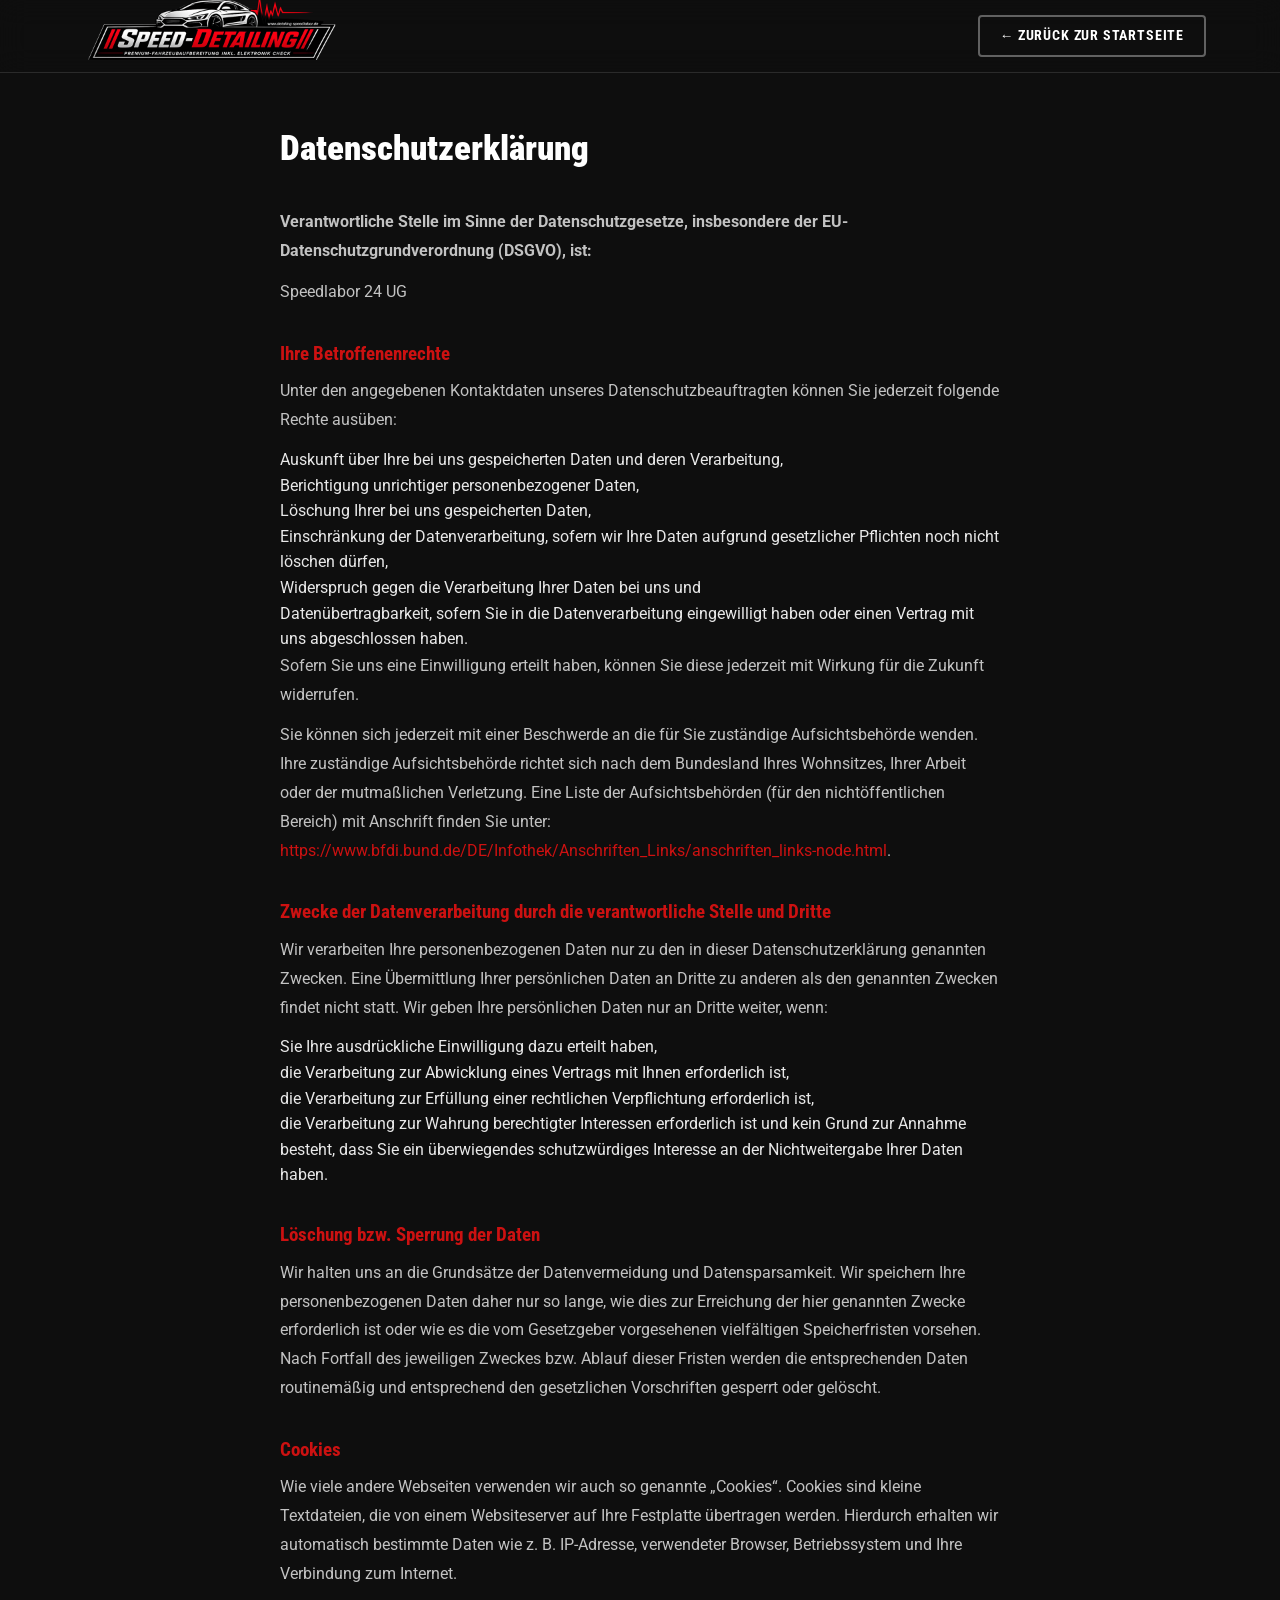
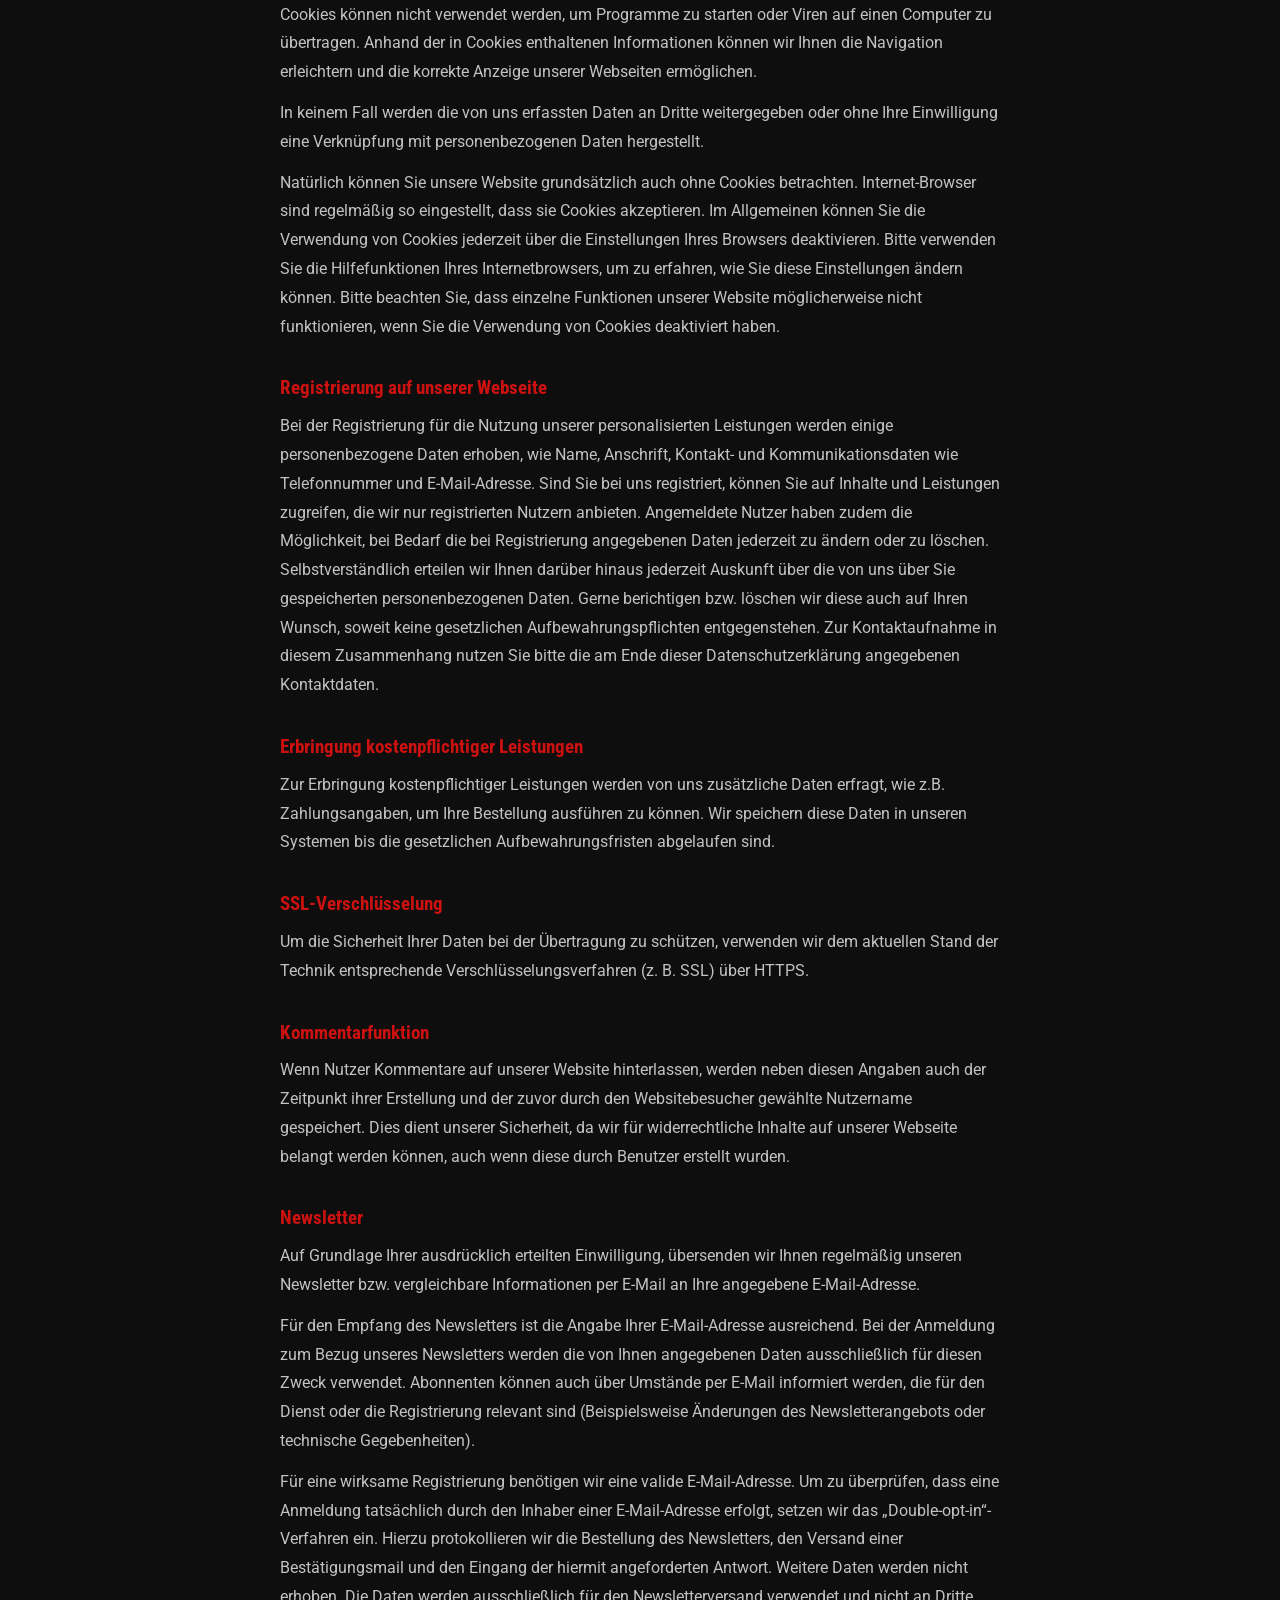
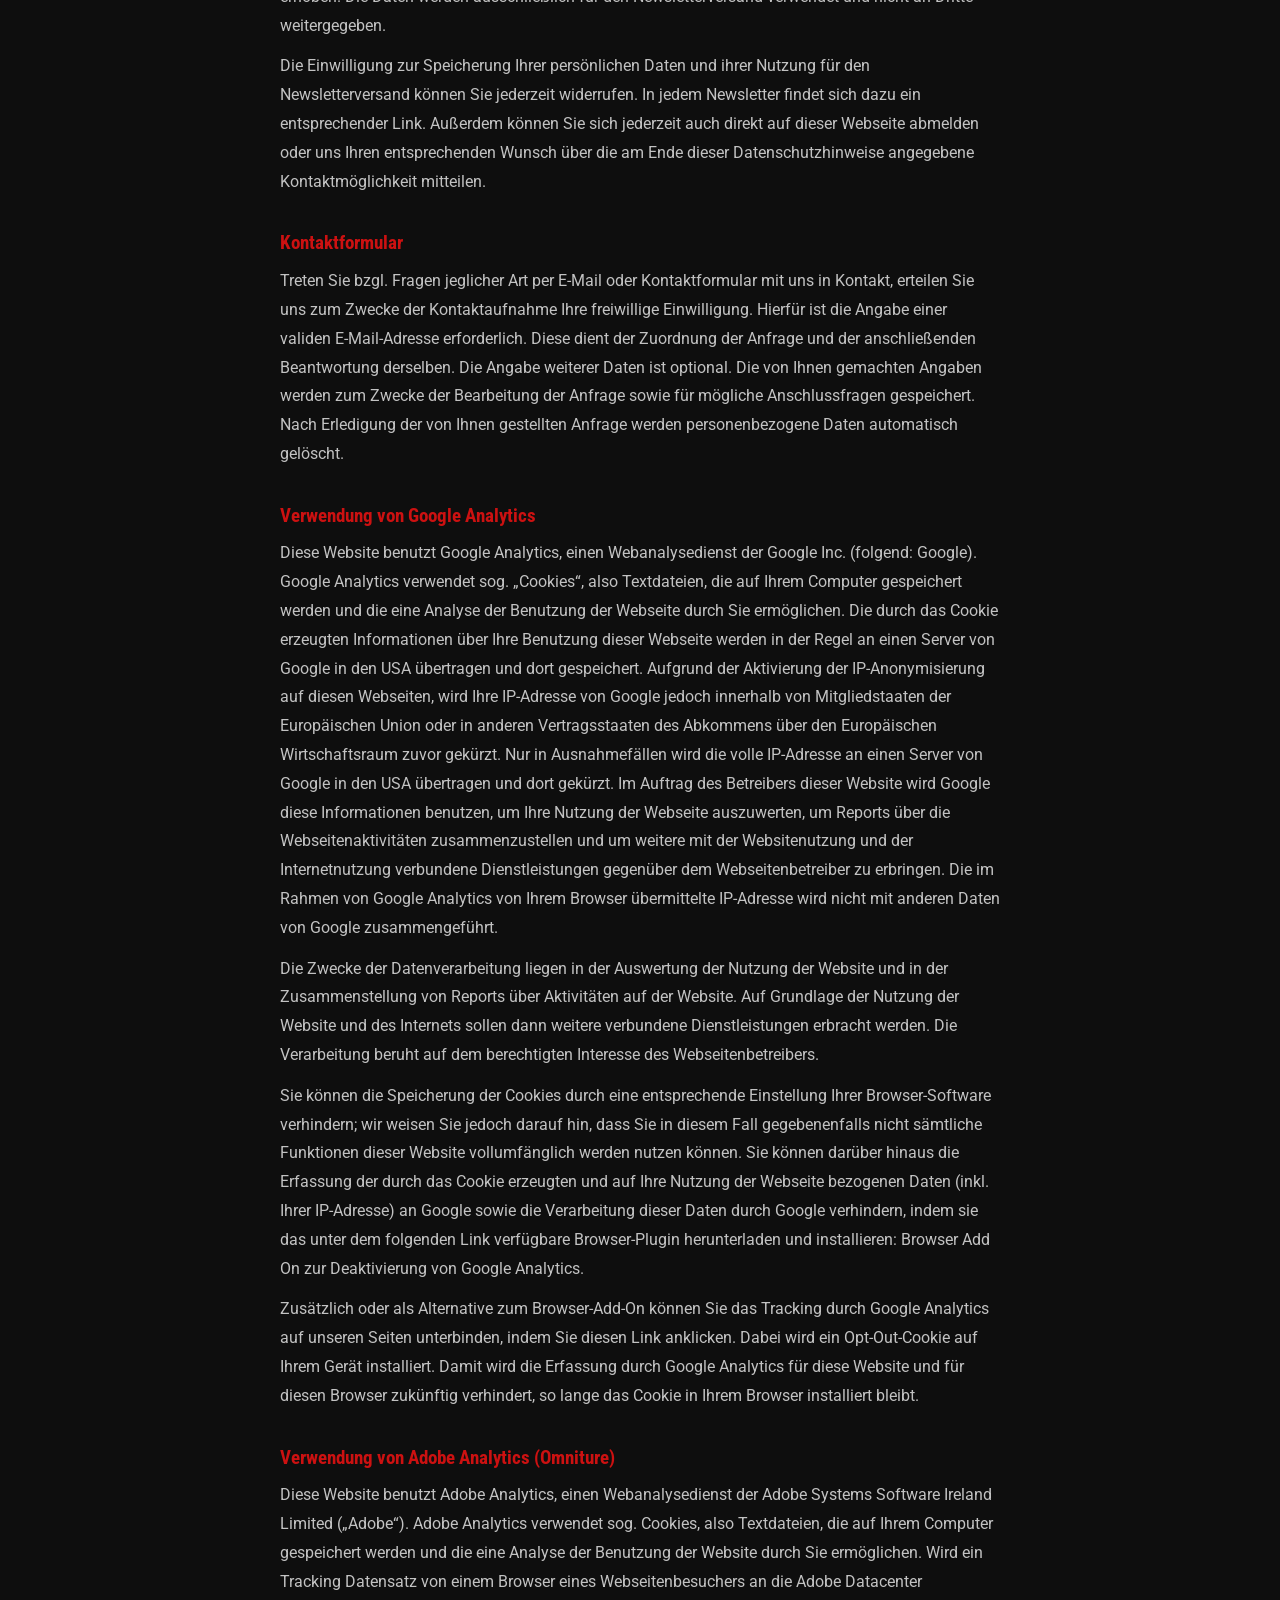
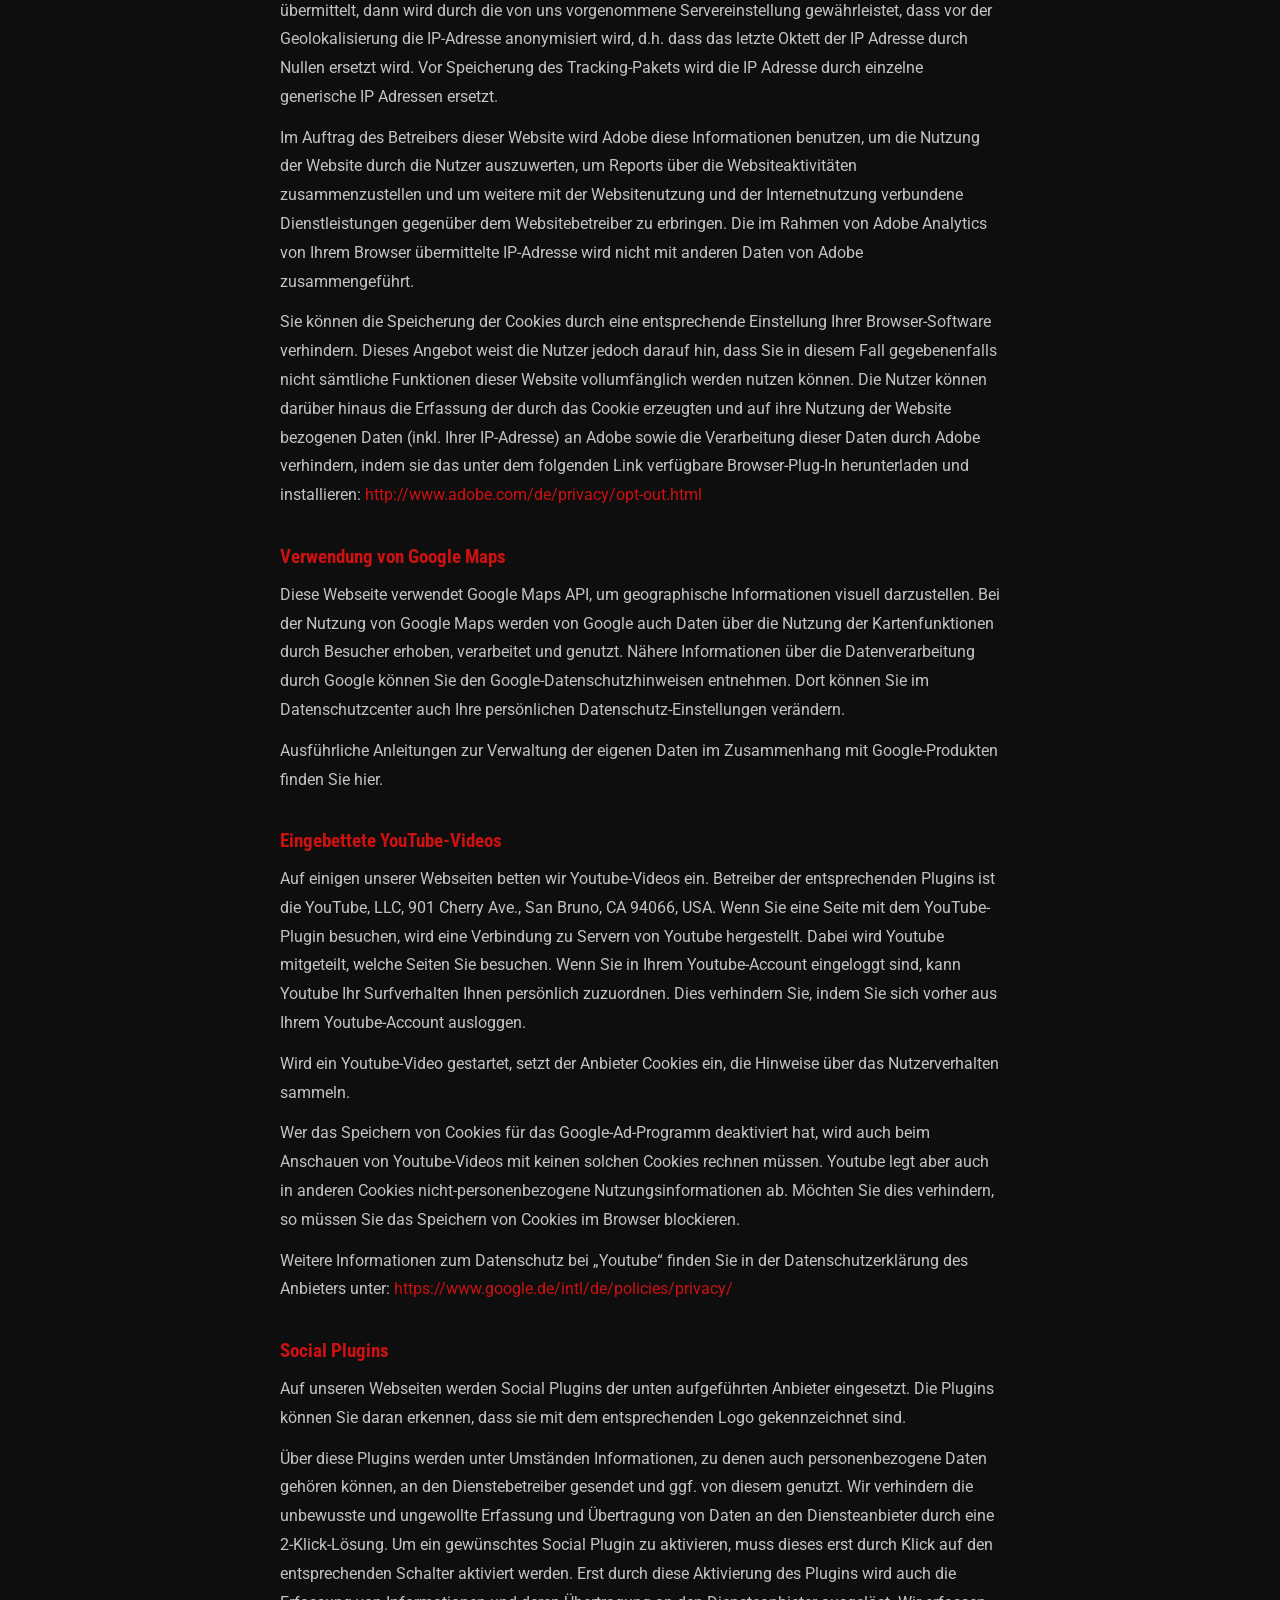
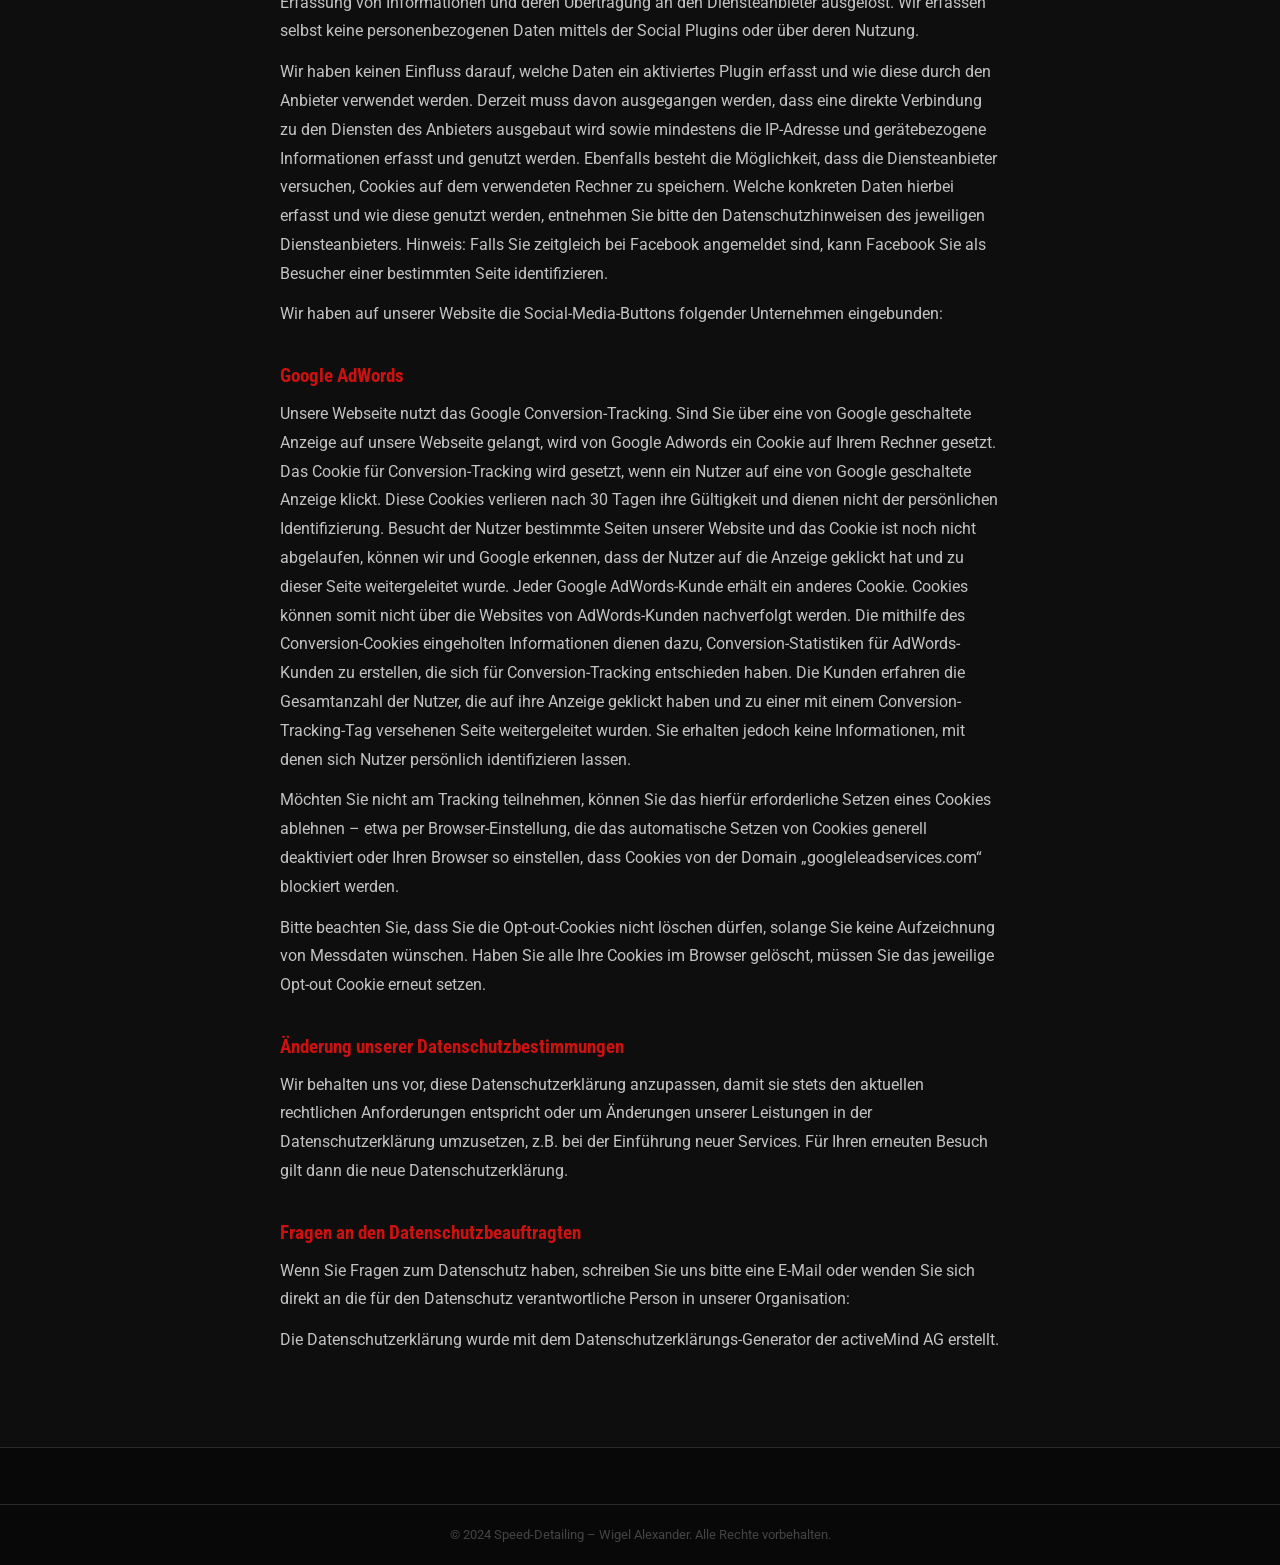
<file: datenschutz.html>
<!DOCTYPE html>
<html lang="de">
<head>
  <meta charset="UTF-8" />
  <meta name="viewport" content="width=device-width, initial-scale=1.0" />
  <meta name="description" content="Datenschutzerklärung von Speed-Detailing und Informationen zur Verarbeitung personenbezogener Daten." />
  <meta name="robots" content="index, follow" />
  <title>Datenschutzerklärung – Speed-Detailing</title>
  <link rel="canonical" href="https://speedlabor-detailing.de/datenschutz.html" />
  <link rel="icon" type="image/png" sizes="96x96" href="/favicon.png" />
  <meta property="og:type" content="website" />
  <meta property="og:locale" content="de_DE" />
  <meta property="og:site_name" content="Speed-Detailing" />
  <meta property="og:title" content="Datenschutzerklärung – Speed-Detailing" />
  <meta property="og:description" content="Informationen zum Datenschutz bei Speed-Detailing." />
  <meta property="og:url" content="https://speedlabor-detailing.de/datenschutz.html" />
  <meta property="og:image" content="https://speedlabor-detailing.de/images/logo.png" />
  <link rel="preconnect" href="https://fonts.googleapis.com" />
  <link rel="preconnect" href="https://fonts.gstatic.com" crossorigin />
  <link href="https://fonts.googleapis.com/css2?family=Roboto+Condensed:wght@700;900&family=Roboto:wght@300;400&display=swap" rel="stylesheet" />
  <link rel="stylesheet" href="css/style.css" />
  <style>
    .legal { max-width: 760px; margin: 0 auto; padding: 120px 1.25rem 5rem; }
    .legal h1 { font-family: var(--font-h); font-size: 2.2rem; font-weight: 900; color: var(--white); margin-bottom: 2rem; }
    .legal h2 { font-family: var(--font-h); font-size: 1.2rem; font-weight: 700; color: var(--red); margin: 2rem 0 .5rem; }
    .legal p  { color: rgba(255,255,255,.75); line-height: 1.8; margin-bottom: .75rem; }
    .legal a  { color: var(--red); }
    .legal a:hover { text-decoration: underline; }
  </style>
</head>
<body>
  <header class="header" id="header">
    <div class="container header__inner">
      <a href="index.html" class="logo">
        <img src="images/logo.png" alt="Speed-Detailing Logo" class="logo__img" width="810" height="540" />
        <span class="logo__fallback">Speed-<span class="accent">Detailing</span></span>
      </a>
      <a href="index.html" class="btn btn--outline" style="font-size:.85rem;padding:.5rem 1.25rem;">← Zurück zur Startseite</a>
    </div>
  </header>

  <main class="legal">
    <h1>Datenschutzerklärung</h1>
    <p><strong>Verantwortliche Stelle im Sinne der Datenschutzgesetze, insbesondere der EU-Datenschutzgrundverordnung (DSGVO), ist:</strong></p>
    <p>Speedlabor 24 UG</p>
    <h2>Ihre Betroffenenrechte</h2>
    <p>Unter den angegebenen Kontaktdaten unseres Datenschutzbeauftragten können Sie jederzeit folgende Rechte ausüben:</p>
    <ul>
      <li>Auskunft über Ihre bei uns gespeicherten Daten und deren Verarbeitung,</li>
      <li>Berichtigung unrichtiger personenbezogener Daten,</li>
      <li>Löschung Ihrer bei uns gespeicherten Daten,</li>
      <li>Einschränkung der Datenverarbeitung, sofern wir Ihre Daten aufgrund gesetzlicher Pflichten noch nicht löschen dürfen,</li>
      <li>Widerspruch gegen die Verarbeitung Ihrer Daten bei uns und</li>
      <li>Datenübertragbarkeit, sofern Sie in die Datenverarbeitung eingewilligt haben oder einen Vertrag mit uns abgeschlossen haben.</li>
    </ul>
    <p>Sofern Sie uns eine Einwilligung erteilt haben, können Sie diese jederzeit mit Wirkung für die Zukunft widerrufen.</p>
    <p>Sie können sich jederzeit mit einer Beschwerde an die für Sie zuständige Aufsichtsbehörde wenden. Ihre zuständige Aufsichtsbehörde richtet sich nach dem Bundesland Ihres Wohnsitzes, Ihrer Arbeit oder der mutmaßlichen Verletzung. Eine Liste der Aufsichtsbehörden (für den nichtöffentlichen Bereich) mit Anschrift finden Sie unter: <a href="https://www.bfdi.bund.de/DE/Infothek/Anschriften_Links/anschriften_links-node.html" target="_blank" rel="noopener">https://www.bfdi.bund.de/DE/Infothek/Anschriften_Links/anschriften_links-node.html</a>.</p>
    <h2>Zwecke der Datenverarbeitung durch die verantwortliche Stelle und Dritte</h2>
    <p>Wir verarbeiten Ihre personenbezogenen Daten nur zu den in dieser Datenschutzerklärung genannten Zwecken. Eine Übermittlung Ihrer persönlichen Daten an Dritte zu anderen als den genannten Zwecken findet nicht statt. Wir geben Ihre persönlichen Daten nur an Dritte weiter, wenn:</p>
    <ul>
      <li>Sie Ihre ausdrückliche Einwilligung dazu erteilt haben,</li>
      <li>die Verarbeitung zur Abwicklung eines Vertrags mit Ihnen erforderlich ist,</li>
      <li>die Verarbeitung zur Erfüllung einer rechtlichen Verpflichtung erforderlich ist,</li>
      <li>die Verarbeitung zur Wahrung berechtigter Interessen erforderlich ist und kein Grund zur Annahme besteht, dass Sie ein überwiegendes schutzwürdiges Interesse an der Nichtweitergabe Ihrer Daten haben.</li>
    </ul>
    <h2>Löschung bzw. Sperrung der Daten</h2>
    <p>Wir halten uns an die Grundsätze der Datenvermeidung und Datensparsamkeit. Wir speichern Ihre personenbezogenen Daten daher nur so lange, wie dies zur Erreichung der hier genannten Zwecke erforderlich ist oder wie es die vom Gesetzgeber vorgesehenen vielfältigen Speicherfristen vorsehen. Nach Fortfall des jeweiligen Zweckes bzw. Ablauf dieser Fristen werden die entsprechenden Daten routinemäßig und entsprechend den gesetzlichen Vorschriften gesperrt oder gelöscht.</p>
    <h2>Cookies</h2>
    <p>Wie viele andere Webseiten verwenden wir auch so genannte „Cookies“. Cookies sind kleine Textdateien, die von einem Websiteserver auf Ihre Festplatte übertragen werden. Hierdurch erhalten wir automatisch bestimmte Daten wie z. B. IP-Adresse, verwendeter Browser, Betriebssystem und Ihre Verbindung zum Internet.</p>
    <p>Cookies können nicht verwendet werden, um Programme zu starten oder Viren auf einen Computer zu übertragen. Anhand der in Cookies enthaltenen Informationen können wir Ihnen die Navigation erleichtern und die korrekte Anzeige unserer Webseiten ermöglichen.</p>
    <p>In keinem Fall werden die von uns erfassten Daten an Dritte weitergegeben oder ohne Ihre Einwilligung eine Verknüpfung mit personenbezogenen Daten hergestellt.</p>
    <p>Natürlich können Sie unsere Website grundsätzlich auch ohne Cookies betrachten. Internet-Browser sind regelmäßig so eingestellt, dass sie Cookies akzeptieren. Im Allgemeinen können Sie die Verwendung von Cookies jederzeit über die Einstellungen Ihres Browsers deaktivieren. Bitte verwenden Sie die Hilfefunktionen Ihres Internetbrowsers, um zu erfahren, wie Sie diese Einstellungen ändern können. Bitte beachten Sie, dass einzelne Funktionen unserer Website möglicherweise nicht funktionieren, wenn Sie die Verwendung von Cookies deaktiviert haben.</p>
    <h2>Registrierung auf unserer Webseite</h2>
    <p>Bei der Registrierung für die Nutzung unserer personalisierten Leistungen werden einige personenbezogene Daten erhoben, wie Name, Anschrift, Kontakt- und Kommunikationsdaten wie Telefonnummer und E-Mail-Adresse. Sind Sie bei uns registriert, können Sie auf Inhalte und Leistungen zugreifen, die wir nur registrierten Nutzern anbieten. Angemeldete Nutzer haben zudem die Möglichkeit, bei Bedarf die bei Registrierung angegebenen Daten jederzeit zu ändern oder zu löschen. Selbstverständlich erteilen wir Ihnen darüber hinaus jederzeit Auskunft über die von uns über Sie gespeicherten personenbezogenen Daten. Gerne berichtigen bzw. löschen wir diese auch auf Ihren Wunsch, soweit keine gesetzlichen Aufbewahrungspflichten entgegenstehen. Zur Kontaktaufnahme in diesem Zusammenhang nutzen Sie bitte die am Ende dieser Datenschutzerklärung angegebenen Kontaktdaten.</p>
    <h2>Erbringung kostenpflichtiger Leistungen</h2>
    <p>Zur Erbringung kostenpflichtiger Leistungen werden von uns zusätzliche Daten erfragt, wie z.B. Zahlungsangaben, um Ihre Bestellung ausführen zu können. Wir speichern diese Daten in unseren Systemen bis die gesetzlichen Aufbewahrungsfristen abgelaufen sind.</p>
    <h2>SSL-Verschlüsselung</h2>
    <p>Um die Sicherheit Ihrer Daten bei der Übertragung zu schützen, verwenden wir dem aktuellen Stand der Technik entsprechende Verschlüsselungsverfahren (z. B. SSL) über HTTPS.</p>
    <h2>Kommentarfunktion</h2>
    <p>Wenn Nutzer Kommentare auf unserer Website hinterlassen, werden neben diesen Angaben auch der Zeitpunkt ihrer Erstellung und der zuvor durch den Websitebesucher gewählte Nutzername gespeichert. Dies dient unserer Sicherheit, da wir für widerrechtliche Inhalte auf unserer Webseite belangt werden können, auch wenn diese durch Benutzer erstellt wurden.</p>
    <h2>Newsletter</h2>
    <p>Auf Grundlage Ihrer ausdrücklich erteilten Einwilligung, übersenden wir Ihnen regelmäßig unseren Newsletter bzw. vergleichbare Informationen per E-Mail an Ihre angegebene E-Mail-Adresse.</p>
    <p>Für den Empfang des Newsletters ist die Angabe Ihrer E-Mail-Adresse ausreichend. Bei der Anmeldung zum Bezug unseres Newsletters werden die von Ihnen angegebenen Daten ausschließlich für diesen Zweck verwendet. Abonnenten können auch über Umstände per E-Mail informiert werden, die für den Dienst oder die Registrierung relevant sind (Beispielsweise Änderungen des Newsletterangebots oder technische Gegebenheiten).</p>
    <p>Für eine wirksame Registrierung benötigen wir eine valide E-Mail-Adresse. Um zu überprüfen, dass eine Anmeldung tatsächlich durch den Inhaber einer E-Mail-Adresse erfolgt, setzen wir das „Double-opt-in“-Verfahren ein. Hierzu protokollieren wir die Bestellung des Newsletters, den Versand einer Bestätigungsmail und den Eingang der hiermit angeforderten Antwort. Weitere Daten werden nicht erhoben. Die Daten werden ausschließlich für den Newsletterversand verwendet und nicht an Dritte weitergegeben.</p>
    <p>Die Einwilligung zur Speicherung Ihrer persönlichen Daten und ihrer Nutzung für den Newsletterversand können Sie jederzeit widerrufen. In jedem Newsletter findet sich dazu ein entsprechender Link. Außerdem können Sie sich jederzeit auch direkt auf dieser Webseite abmelden oder uns Ihren entsprechenden Wunsch über die am Ende dieser Datenschutzhinweise angegebene Kontaktmöglichkeit mitteilen.</p>
    <h2>Kontaktformular</h2>
    <p>Treten Sie bzgl. Fragen jeglicher Art per E-Mail oder Kontaktformular mit uns in Kontakt, erteilen Sie uns zum Zwecke der Kontaktaufnahme Ihre freiwillige Einwilligung. Hierfür ist die Angabe einer validen E-Mail-Adresse erforderlich. Diese dient der Zuordnung der Anfrage und der anschließenden Beantwortung derselben. Die Angabe weiterer Daten ist optional. Die von Ihnen gemachten Angaben werden zum Zwecke der Bearbeitung der Anfrage sowie für mögliche Anschlussfragen gespeichert. Nach Erledigung der von Ihnen gestellten Anfrage werden personenbezogene Daten automatisch gelöscht.</p>
    <h2>Verwendung von Google Analytics</h2>
    <p>Diese Website benutzt Google Analytics, einen Webanalysedienst der Google Inc. (folgend: Google). Google Analytics verwendet sog. „Cookies“, also Textdateien, die auf Ihrem Computer gespeichert werden und die eine Analyse der Benutzung der Webseite durch Sie ermöglichen. Die durch das Cookie erzeugten Informationen über Ihre Benutzung dieser Webseite werden in der Regel an einen Server von Google in den USA übertragen und dort gespeichert. Aufgrund der Aktivierung der IP-Anonymisierung auf diesen Webseiten, wird Ihre IP-Adresse von Google jedoch innerhalb von Mitgliedstaaten der Europäischen Union oder in anderen Vertragsstaaten des Abkommens über den Europäischen Wirtschaftsraum zuvor gekürzt. Nur in Ausnahmefällen wird die volle IP-Adresse an einen Server von Google in den USA übertragen und dort gekürzt. Im Auftrag des Betreibers dieser Website wird Google diese Informationen benutzen, um Ihre Nutzung der Webseite auszuwerten, um Reports über die Webseitenaktivitäten zusammenzustellen und um weitere mit der Websitenutzung und der Internetnutzung verbundene Dienstleistungen gegenüber dem Webseitenbetreiber zu erbringen. Die im Rahmen von Google Analytics von Ihrem Browser übermittelte IP-Adresse wird nicht mit anderen Daten von Google zusammengeführt.</p>
    <p>Die Zwecke der Datenverarbeitung liegen in der Auswertung der Nutzung der Website und in der Zusammenstellung von Reports über Aktivitäten auf der Website. Auf Grundlage der Nutzung der Website und des Internets sollen dann weitere verbundene Dienstleistungen erbracht werden. Die Verarbeitung beruht auf dem berechtigten Interesse des Webseitenbetreibers.</p>
    <p>Sie können die Speicherung der Cookies durch eine entsprechende Einstellung Ihrer Browser-Software verhindern; wir weisen Sie jedoch darauf hin, dass Sie in diesem Fall gegebenenfalls nicht sämtliche Funktionen dieser Website vollumfänglich werden nutzen können. Sie können darüber hinaus die Erfassung der durch das Cookie erzeugten und auf Ihre Nutzung der Webseite bezogenen Daten (inkl. Ihrer IP-Adresse) an Google sowie die Verarbeitung dieser Daten durch Google verhindern, indem sie das unter dem folgenden Link verfügbare Browser-Plugin herunterladen und installieren: Browser Add On zur Deaktivierung von Google Analytics.</p>
    <p>Zusätzlich oder als Alternative zum Browser-Add-On können Sie das Tracking durch Google Analytics auf unseren Seiten unterbinden, indem Sie diesen Link anklicken. Dabei wird ein Opt-Out-Cookie auf Ihrem Gerät installiert. Damit wird die Erfassung durch Google Analytics für diese Website und für diesen Browser zukünftig verhindert, so lange das Cookie in Ihrem Browser installiert bleibt.</p>
    <h2>Verwendung von Adobe Analytics (Omniture)</h2>
    <p>Diese Website benutzt Adobe Analytics, einen Webanalysedienst der Adobe Systems Software Ireland Limited („Adobe“). Adobe Analytics verwendet sog. Cookies, also Textdateien, die auf Ihrem Computer gespeichert werden und die eine Analyse der Benutzung der Website durch Sie ermöglichen. Wird ein Tracking Datensatz von einem Browser eines Webseitenbesuchers an die Adobe Datacenter übermittelt, dann wird durch die von uns vorgenommene Servereinstellung gewährleistet, dass vor der Geolokalisierung die IP-Adresse anonymisiert wird, d.h. dass das letzte Oktett der IP Adresse durch Nullen ersetzt wird. Vor Speicherung des Tracking-Pakets wird die IP Adresse durch einzelne generische IP Adressen ersetzt.</p>
    <p>Im Auftrag des Betreibers dieser Website wird Adobe diese Informationen benutzen, um die Nutzung der Website durch die Nutzer auszuwerten, um Reports über die Websiteaktivitäten zusammenzustellen und um weitere mit der Websitenutzung und der Internetnutzung verbundene Dienstleistungen gegenüber dem Websitebetreiber zu erbringen. Die im Rahmen von Adobe Analytics von Ihrem Browser übermittelte IP-Adresse wird nicht mit anderen Daten von Adobe zusammengeführt.</p>
    <p>Sie können die Speicherung der Cookies durch eine entsprechende Einstellung Ihrer Browser-Software verhindern. Dieses Angebot weist die Nutzer jedoch darauf hin, dass Sie in diesem Fall gegebenenfalls nicht sämtliche Funktionen dieser Website vollumfänglich werden nutzen können. Die Nutzer können darüber hinaus die Erfassung der durch das Cookie erzeugten und auf ihre Nutzung der Website bezogenen Daten (inkl. Ihrer IP-Adresse) an Adobe sowie die Verarbeitung dieser Daten durch Adobe verhindern, indem sie das unter dem folgenden Link verfügbare Browser-Plug-In herunterladen und installieren: <a href="http://www.adobe.com/de/privacy/opt-out.html" target="_blank" rel="noopener">http://www.adobe.com/de/privacy/opt-out.html</a></p>
    <h2>Verwendung von Google Maps</h2>
    <p>Diese Webseite verwendet Google Maps API, um geographische Informationen visuell darzustellen. Bei der Nutzung von Google Maps werden von Google auch Daten über die Nutzung der Kartenfunktionen durch Besucher erhoben, verarbeitet und genutzt. Nähere Informationen über die Datenverarbeitung durch Google können Sie den Google-Datenschutzhinweisen entnehmen. Dort können Sie im Datenschutzcenter auch Ihre persönlichen Datenschutz-Einstellungen verändern.</p>
    <p>Ausführliche Anleitungen zur Verwaltung der eigenen Daten im Zusammenhang mit Google-Produkten finden Sie hier.</p>
    <h2>Eingebettete YouTube-Videos</h2>
    <p>Auf einigen unserer Webseiten betten wir Youtube-Videos ein. Betreiber der entsprechenden Plugins ist die YouTube, LLC, 901 Cherry Ave., San Bruno, CA 94066, USA. Wenn Sie eine Seite mit dem YouTube-Plugin besuchen, wird eine Verbindung zu Servern von Youtube hergestellt. Dabei wird Youtube mitgeteilt, welche Seiten Sie besuchen. Wenn Sie in Ihrem Youtube-Account eingeloggt sind, kann Youtube Ihr Surfverhalten Ihnen persönlich zuzuordnen. Dies verhindern Sie, indem Sie sich vorher aus Ihrem Youtube-Account ausloggen.</p>
    <p>Wird ein Youtube-Video gestartet, setzt der Anbieter Cookies ein, die Hinweise über das Nutzerverhalten sammeln.</p>
    <p>Wer das Speichern von Cookies für das Google-Ad-Programm deaktiviert hat, wird auch beim Anschauen von Youtube-Videos mit keinen solchen Cookies rechnen müssen. Youtube legt aber auch in anderen Cookies nicht-personenbezogene Nutzungsinformationen ab. Möchten Sie dies verhindern, so müssen Sie das Speichern von Cookies im Browser blockieren.</p>
    <p>Weitere Informationen zum Datenschutz bei „Youtube“ finden Sie in der Datenschutzerklärung des Anbieters unter: <a href="https://www.google.de/intl/de/policies/privacy/" target="_blank" rel="noopener">https://www.google.de/intl/de/policies/privacy/</a></p>
    <h2>Social Plugins</h2>
    <p>Auf unseren Webseiten werden Social Plugins der unten aufgeführten Anbieter eingesetzt. Die Plugins können Sie daran erkennen, dass sie mit dem entsprechenden Logo gekennzeichnet sind.</p>
    <p>Über diese Plugins werden unter Umständen Informationen, zu denen auch personenbezogene Daten gehören können, an den Dienstebetreiber gesendet und ggf. von diesem genutzt. Wir verhindern die unbewusste und ungewollte Erfassung und Übertragung von Daten an den Diensteanbieter durch eine 2-Klick-Lösung. Um ein gewünschtes Social Plugin zu aktivieren, muss dieses erst durch Klick auf den entsprechenden Schalter aktiviert werden. Erst durch diese Aktivierung des Plugins wird auch die Erfassung von Informationen und deren Übertragung an den Diensteanbieter ausgelöst. Wir erfassen selbst keine personenbezogenen Daten mittels der Social Plugins oder über deren Nutzung.</p>
    <p>Wir haben keinen Einfluss darauf, welche Daten ein aktiviertes Plugin erfasst und wie diese durch den Anbieter verwendet werden. Derzeit muss davon ausgegangen werden, dass eine direkte Verbindung zu den Diensten des Anbieters ausgebaut wird sowie mindestens die IP-Adresse und gerätebezogene Informationen erfasst und genutzt werden. Ebenfalls besteht die Möglichkeit, dass die Diensteanbieter versuchen, Cookies auf dem verwendeten Rechner zu speichern. Welche konkreten Daten hierbei erfasst und wie diese genutzt werden, entnehmen Sie bitte den Datenschutzhinweisen des jeweiligen Diensteanbieters. Hinweis: Falls Sie zeitgleich bei Facebook angemeldet sind, kann Facebook Sie als Besucher einer bestimmten Seite identifizieren.</p>
    <p>Wir haben auf unserer Website die Social-Media-Buttons folgender Unternehmen eingebunden:</p>
    <h2>Google AdWords</h2>
    <p>Unsere Webseite nutzt das Google Conversion-Tracking. Sind Sie über eine von Google geschaltete Anzeige auf unsere Webseite gelangt, wird von Google Adwords ein Cookie auf Ihrem Rechner gesetzt. Das Cookie für Conversion-Tracking wird gesetzt, wenn ein Nutzer auf eine von Google geschaltete Anzeige klickt. Diese Cookies verlieren nach 30 Tagen ihre Gültigkeit und dienen nicht der persönlichen Identifizierung. Besucht der Nutzer bestimmte Seiten unserer Website und das Cookie ist noch nicht abgelaufen, können wir und Google erkennen, dass der Nutzer auf die Anzeige geklickt hat und zu dieser Seite weitergeleitet wurde. Jeder Google AdWords-Kunde erhält ein anderes Cookie. Cookies können somit nicht über die Websites von AdWords-Kunden nachverfolgt werden. Die mithilfe des Conversion-Cookies eingeholten Informationen dienen dazu, Conversion-Statistiken für AdWords-Kunden zu erstellen, die sich für Conversion-Tracking entschieden haben. Die Kunden erfahren die Gesamtanzahl der Nutzer, die auf ihre Anzeige geklickt haben und zu einer mit einem Conversion-Tracking-Tag versehenen Seite weitergeleitet wurden. Sie erhalten jedoch keine Informationen, mit denen sich Nutzer persönlich identifizieren lassen.</p>
    <p>Möchten Sie nicht am Tracking teilnehmen, können Sie das hierfür erforderliche Setzen eines Cookies ablehnen – etwa per Browser-Einstellung, die das automatische Setzen von Cookies generell deaktiviert oder Ihren Browser so einstellen, dass Cookies von der Domain „googleleadservices.com“ blockiert werden.</p>
    <p>Bitte beachten Sie, dass Sie die Opt-out-Cookies nicht löschen dürfen, solange Sie keine Aufzeichnung von Messdaten wünschen. Haben Sie alle Ihre Cookies im Browser gelöscht, müssen Sie das jeweilige Opt-out Cookie erneut setzen.</p>
    <h2>Änderung unserer Datenschutzbestimmungen</h2>
    <p>Wir behalten uns vor, diese Datenschutzerklärung anzupassen, damit sie stets den aktuellen rechtlichen Anforderungen entspricht oder um Änderungen unserer Leistungen in der Datenschutzerklärung umzusetzen, z.B. bei der Einführung neuer Services. Für Ihren erneuten Besuch gilt dann die neue Datenschutzerklärung.</p>
    <h2>Fragen an den Datenschutzbeauftragten</h2>
    <p>Wenn Sie Fragen zum Datenschutz haben, schreiben Sie uns bitte eine E-Mail oder wenden Sie sich direkt an die für den Datenschutz verantwortliche Person in unserer Organisation:</p>
    <p>Die Datenschutzerklärung wurde mit dem Datenschutzerklärungs-Generator der activeMind AG erstellt.</p>
  </main>

  <footer class="footer">
    <div class="footer__bottom">
      <p>© 2024 Speed-Detailing – Wigel Alexander. Alle Rechte vorbehalten.</p>
    </div>
  </footer>
  <script src="js/main.js"></script>
</body>
</html>
</file>
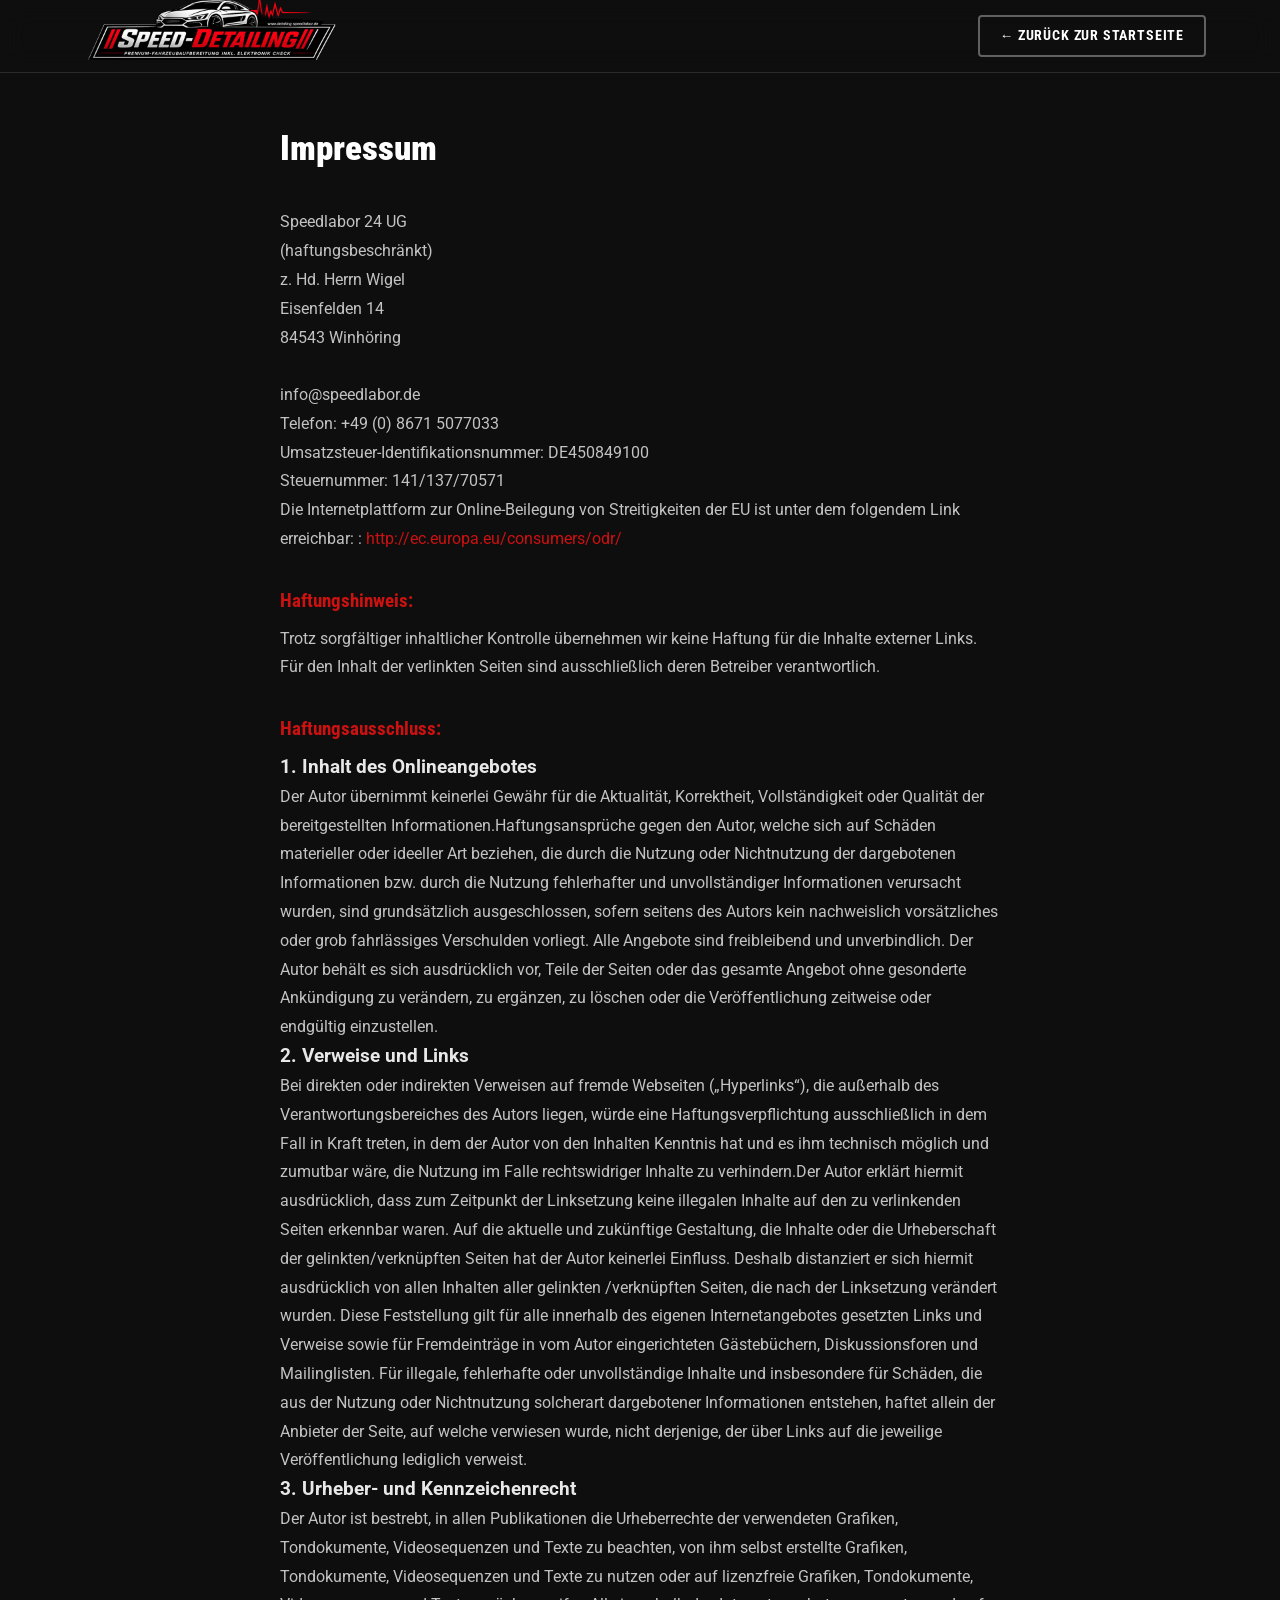
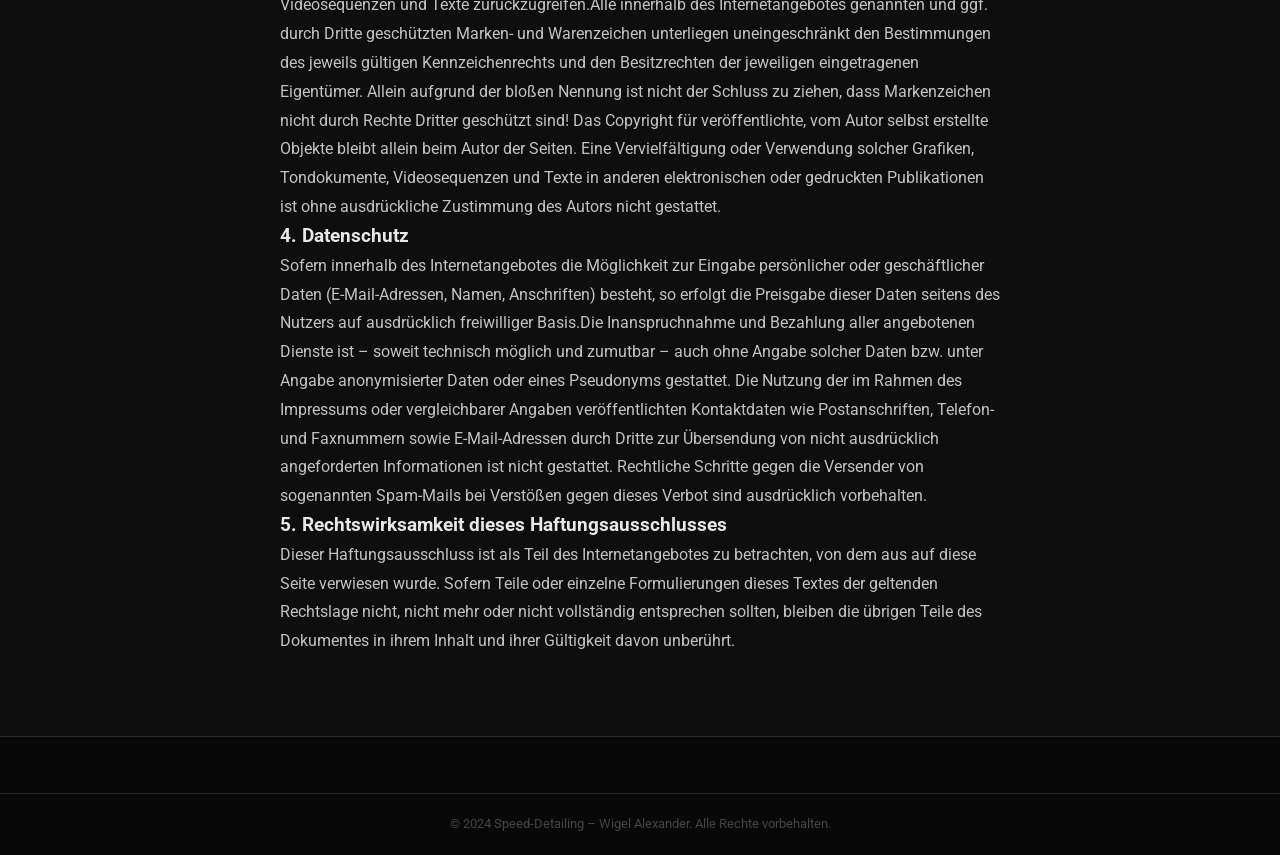
<file: impressum.html>
<!DOCTYPE html>
<html lang="de">
<head>
  <meta charset="UTF-8" />
  <meta name="viewport" content="width=device-width, initial-scale=1.0" />
  <meta name="description" content="Impressum und Anbieterkennzeichnung von Speed-Detailing, Speedlabor 24 UG in Winhöring." />
  <meta name="robots" content="index, follow" />
  <title>Impressum – Speed-Detailing</title>
  <link rel="canonical" href="https://speedlabor-detailing.de/impressum.html" />
  <link rel="icon" type="image/png" sizes="96x96" href="/favicon.png" />
  <meta property="og:type" content="website" />
  <meta property="og:locale" content="de_DE" />
  <meta property="og:site_name" content="Speed-Detailing" />
  <meta property="og:title" content="Impressum – Speed-Detailing" />
  <meta property="og:description" content="Impressum und Anbieterkennzeichnung von Speed-Detailing in Winhöring." />
  <meta property="og:url" content="https://speedlabor-detailing.de/impressum.html" />
  <meta property="og:image" content="https://speedlabor-detailing.de/images/logo.png" />
  <link rel="preconnect" href="https://fonts.googleapis.com" />
  <link rel="preconnect" href="https://fonts.gstatic.com" crossorigin />
  <link href="https://fonts.googleapis.com/css2?family=Roboto+Condensed:wght@700;900&family=Roboto:wght@300;400&display=swap" rel="stylesheet" />
  <link rel="stylesheet" href="css/style.css" />
  <style>
    .legal { max-width: 760px; margin: 0 auto; padding: 120px 1.25rem 5rem; }
    .legal h1 { font-family: var(--font-h); font-size: 2.2rem; font-weight: 900; color: var(--white); margin-bottom: 2rem; }
    .legal h2 { font-family: var(--font-h); font-size: 1.2rem; font-weight: 700; color: var(--red); margin: 2rem 0 .5rem; }
    .legal p, .legal address { color: rgba(255,255,255,.75); font-style: normal; line-height: 1.8; }
    .legal a { color: var(--red); }
    .legal a:hover { text-decoration: underline; }
  </style>
</head>
<body>
  <header class="header" id="header">
    <div class="container header__inner">
      <a href="index.html" class="logo">
        <img src="images/logo.png" alt="Speed-Detailing Logo" class="logo__img" width="810" height="540" />
        <span class="logo__fallback">Speed-<span class="accent">Detailing</span></span>
      </a>
      <a href="index.html" class="btn btn--outline" style="font-size:.85rem;padding:.5rem 1.25rem;">← Zurück zur Startseite</a>
    </div>
  </header>

  <main class="legal">
    <h1>Impressum</h1>
    <address>
      Speedlabor 24 UG<br />
      (haftungsbeschränkt)<br />
      z. Hd. Herrn Wigel<br />
      Eisenfelden 14<br />
      84543 Winhöring<br />
      <br />
      info@speedlabor.de<br />
      Telefon: +49 (0) 8671 5077033<br />
      Umsatzsteuer-Identifikationsnummer: DE450849100<br />
      Steuernummer: 141/137/70571<br />
    </address>
    <p>Die Internetplattform zur Online-Beilegung von Streitigkeiten der EU ist unter dem folgendem Link erreichbar: : <a href="http://ec.europa.eu/consumers/odr/" target="_blank" rel="noopener">http://ec.europa.eu/consumers/odr/</a></p>
    <h2>Haftungshinweis:</h2>
    <p>Trotz sorgfältiger inhaltlicher Kontrolle übernehmen wir keine Haftung für die Inhalte externer Links. Für den Inhalt der verlinkten Seiten sind ausschließlich deren Betreiber verantwortlich.</p>
    <h2>Haftungsausschluss:</h2>
    <h3>1. Inhalt des Onlineangebotes</h3>
    <p>Der Autor übernimmt keinerlei Gewähr für die Aktualität, Korrektheit, Vollständigkeit oder Qualität der bereitgestellten Informationen.Haftungsansprüche gegen den Autor, welche sich auf Schäden materieller oder ideeller Art beziehen, die durch die Nutzung oder Nichtnutzung der dargebotenen Informationen bzw. durch die Nutzung fehlerhafter und unvollständiger Informationen verursacht wurden, sind grundsätzlich ausgeschlossen, sofern seitens des Autors kein nachweislich vorsätzliches oder grob fahrlässiges Verschulden vorliegt. Alle Angebote sind freibleibend und unverbindlich. Der Autor behält es sich ausdrücklich vor, Teile der Seiten oder das gesamte Angebot ohne gesonderte Ankündigung zu verändern, zu ergänzen, zu löschen oder die Veröffentlichung zeitweise oder endgültig einzustellen.</p>
    <h3>2. Verweise und Links</h3>
    <p>Bei direkten oder indirekten Verweisen auf fremde Webseiten („Hyperlinks“), die außerhalb des Verantwortungsbereiches des Autors liegen, würde eine Haftungsverpflichtung ausschließlich in dem Fall in Kraft treten, in dem der Autor von den Inhalten Kenntnis hat und es ihm technisch möglich und zumutbar wäre, die Nutzung im Falle rechtswidriger Inhalte zu verhindern.Der Autor erklärt hiermit ausdrücklich, dass zum Zeitpunkt der Linksetzung keine illegalen Inhalte auf den zu verlinkenden Seiten erkennbar waren. Auf die aktuelle und zukünftige Gestaltung, die Inhalte oder die Urheberschaft der gelinkten/verknüpften Seiten hat der Autor keinerlei Einfluss. Deshalb distanziert er sich hiermit ausdrücklich von allen Inhalten aller gelinkten /verknüpften Seiten, die nach der Linksetzung verändert wurden. Diese Feststellung gilt für alle innerhalb des eigenen Internetangebotes gesetzten Links und Verweise sowie für Fremdeinträge in vom Autor eingerichteten Gästebüchern, Diskussionsforen und Mailinglisten. Für illegale, fehlerhafte oder unvollständige Inhalte und insbesondere für Schäden, die aus der Nutzung oder Nichtnutzung solcherart dargebotener Informationen entstehen, haftet allein der Anbieter der Seite, auf welche verwiesen wurde, nicht derjenige, der über Links auf die jeweilige Veröffentlichung lediglich verweist.</p>
    <h3>3. Urheber- und Kennzeichenrecht</h3>
    <p>Der Autor ist bestrebt, in allen Publikationen die Urheberrechte der verwendeten Grafiken, Tondokumente, Videosequenzen und Texte zu beachten, von ihm selbst erstellte Grafiken, Tondokumente, Videosequenzen und Texte zu nutzen oder auf lizenzfreie Grafiken, Tondokumente, Videosequenzen und Texte zurückzugreifen.Alle innerhalb des Internetangebotes genannten und ggf. durch Dritte geschützten Marken- und Warenzeichen unterliegen uneingeschränkt den Bestimmungen des jeweils gültigen Kennzeichenrechts und den Besitzrechten der jeweiligen eingetragenen Eigentümer. Allein aufgrund der bloßen Nennung ist nicht der Schluss zu ziehen, dass Markenzeichen nicht durch Rechte Dritter geschützt sind! Das Copyright für veröffentlichte, vom Autor selbst erstellte Objekte bleibt allein beim Autor der Seiten. Eine Vervielfältigung oder Verwendung solcher Grafiken, Tondokumente, Videosequenzen und Texte in anderen elektronischen oder gedruckten Publikationen ist ohne ausdrückliche Zustimmung des Autors nicht gestattet.</p>
    <h3>4. Datenschutz</h3>
    <p>Sofern innerhalb des Internetangebotes die Möglichkeit zur Eingabe persönlicher oder geschäftlicher Daten (E-Mail-Adressen, Namen, Anschriften) besteht, so erfolgt die Preisgabe dieser Daten seitens des Nutzers auf ausdrücklich freiwilliger Basis.Die Inanspruchnahme und Bezahlung aller angebotenen Dienste ist – soweit technisch möglich und zumutbar – auch ohne Angabe solcher Daten bzw. unter Angabe anonymisierter Daten oder eines Pseudonyms gestattet. Die Nutzung der im Rahmen des Impressums oder vergleichbarer Angaben veröffentlichten Kontaktdaten wie Postanschriften, Telefon- und Faxnummern sowie E-Mail-Adressen durch Dritte zur Übersendung von nicht ausdrücklich angeforderten Informationen ist nicht gestattet. Rechtliche Schritte gegen die Versender von sogenannten Spam-Mails bei Verstößen gegen dieses Verbot sind ausdrücklich vorbehalten.</p>
    <h3>5. Rechtswirksamkeit dieses Haftungsausschlusses</h3>
    <p>Dieser Haftungsausschluss ist als Teil des Internetangebotes zu betrachten, von dem aus auf diese Seite verwiesen wurde. Sofern Teile oder einzelne Formulierungen dieses Textes der geltenden Rechtslage nicht, nicht mehr oder nicht vollständig entsprechen sollten, bleiben die übrigen Teile des Dokumentes in ihrem Inhalt und ihrer Gültigkeit davon unberührt.</p>
  </main>

  <footer class="footer">
    <div class="footer__bottom">
      <p>© 2024 Speed-Detailing – Wigel Alexander. Alle Rechte vorbehalten.</p>
    </div>
  </footer>
  <script src="js/main.js"></script>
</body>
</html>
</file>
<file: css/style.css>
/* ========================================
   Speed-Detailing – Main Stylesheet v2
   Colors: #0e0e0e bg | #CC1111 red | #FFD700 yellow | #fff text
   ======================================== */

/* ── Variables ── */
:root {
  --red:    #CC1111;
  --red-dk: #A00D0D;
  --red-glow: rgba(204,17,17,.35);
  --yellow: #FFD700;
  --bg:     #0e0e0e;
  --bg-2:   #161616;
  --bg-3:   #1f1f1f;
  --border: #2a2a2a;
  --text:   #e8e8e8;
  --muted:  #888;
  --white:  #ffffff;
  --font-h: 'Roboto Condensed', sans-serif;
  --font-b: 'Roboto', sans-serif;
  --radius: 10px;
  --tr: .28s ease;
}

/* ── Reset ── */
*, *::before, *::after { box-sizing: border-box; margin: 0; padding: 0; }
html { scroll-behavior: smooth; }
body {
  font-family: var(--font-b);
  background: var(--bg);
  color: var(--text);
  line-height: 1.6;
  -webkit-font-smoothing: antialiased;
  overflow-x: hidden;
}
img { max-width: 100%; display: block; }
a  { color: inherit; text-decoration: none; }
ul { list-style: none; }
button { cursor: pointer; border: none; background: none; font: inherit; }

.container { max-width: 1180px; margin: 0 auto; padding: 0 1.5rem; }
.accent      { color: var(--red); }
.text-center { text-align: center; }
.section     { padding: 5.5rem 0; }

/* ── Scroll Reveal ── */
[data-reveal] {
  opacity: 0;
  transform: translateY(38px);
  transition: opacity .65s ease, transform .65s ease;
}
[data-reveal-dir="left"]  { transform: translateX(-50px) translateY(0); }
[data-reveal-dir="right"] { transform: translateX(50px) translateY(0); }
[data-reveal].revealed { opacity: 1; transform: translate(0,0); }

/* ── Buttons ── */
.btn {
  display: inline-flex; align-items: center; gap: .5rem;
  padding: .9rem 2.2rem; border-radius: 4px;
  font-family: var(--font-h); font-weight: 700; font-size: 1rem;
  letter-spacing: .06em; text-transform: uppercase;
  transition: background var(--tr), transform var(--tr), box-shadow var(--tr), border-color var(--tr);
  white-space: nowrap; position: relative; overflow: hidden;
}
.btn--primary { background: var(--red); color: var(--white); box-shadow: 0 0 14px rgba(204,17,17,.55), 0 0 30px rgba(204,17,17,.25); }
.btn--primary::after {
  content: '';
  position: absolute; inset: 0;
  background: linear-gradient(90deg, transparent 0%, rgba(255,255,255,.13) 50%, transparent 100%);
  transform: translateX(-100%); transition: transform .5s ease;
}
.btn--primary:hover::after { transform: translateX(100%); }
.btn--primary:hover { background: var(--red-dk); transform: translateY(-3px); box-shadow: 0 0 20px rgba(204,17,17,.8), 0 0 50px rgba(204,17,17,.4), 0 8px 24px rgba(204,17,17,.5); }
.btn--outline { background: transparent; color: var(--white); border: 2px solid rgba(255,255,255,.35); }
.btn--outline:hover { border-color: var(--white); background: rgba(255,255,255,.07); transform: translateY(-3px); }
.btn--whatsapp {
  background: #25D366; color: var(--white);
  font-family: var(--font-h); font-weight: 700; font-size: 1rem;
  letter-spacing: .04em; text-transform: uppercase;
  padding: .9rem 2rem; border-radius: 4px;
  display: inline-flex; align-items: center; gap: .6rem;
  transition: background var(--tr), transform var(--tr), box-shadow var(--tr);
  margin-top: 1.5rem;
}
.btn--whatsapp:hover { background: #1da851; transform: translateY(-3px); box-shadow: 0 8px 20px rgba(37,211,102,.35); }
.btn--full { width: 100%; justify-content: center; }

/* ── Section headers ── */
.section__tag {
  font-family: var(--font-h); font-size: .78rem; letter-spacing: .2em;
  text-transform: uppercase; color: var(--red); font-weight: 700;
  margin-bottom: .6rem; display: block;
}
.section__title {
  font-family: var(--font-h); font-size: clamp(1.9rem, 4vw, 2.8rem);
  font-weight: 900; line-height: 1.12; color: var(--white); margin-bottom: 1rem;
}
.section__sub { color: var(--muted); font-size: 1.05rem; margin-bottom: 2.5rem; }

/* ========================================
   HEADER
   ======================================== */
.header {
  position: fixed; top: 0; left: 0; right: 0; z-index: 1000;
  background: rgba(14,14,14,.93); backdrop-filter: blur(14px);
  border-bottom: 1px solid var(--border); transition: box-shadow var(--tr);
}
.header.scrolled { box-shadow: 0 2px 30px rgba(0,0,0,.7); }
.header__inner { display: flex; align-items: center; justify-content: space-between; height: 72px; }
.logo { display: flex; align-items: center; gap: .75rem; }
.logo__img { height: 180px; width: auto; object-fit: contain; }
.logo__fallback { font-family: var(--font-h); font-size: 1.5rem; font-weight: 900; text-transform: uppercase; letter-spacing: .04em; color: var(--white); display: none; }
.nav__list { display: flex; align-items: center; gap: .2rem; }
.nav__link {
  font-family: var(--font-h); font-weight: 700; font-size: .88rem;
  letter-spacing: .07em; text-transform: uppercase; color: var(--muted);
  padding: .5rem .9rem; border-radius: 4px;
  transition: color var(--tr); position: relative;
}
.nav__link::after {
  content: ''; position: absolute; bottom: 2px; left: .9rem; right: .9rem;
  height: 2px; background: var(--red); transform: scaleX(0); transition: transform var(--tr);
}
.nav__link:hover { color: var(--white); }
.nav__link:hover::after { transform: scaleX(1); }
.nav__link--cta { background: var(--red); color: var(--white) !important; padding: .5rem 1.3rem; box-shadow: 0 0 14px rgba(204,17,17,.55), 0 0 30px rgba(204,17,17,.25); }
.nav__link--cta::after { display: none; }
.nav__link--cta:hover { background: var(--red-dk); box-shadow: 0 0 20px rgba(204,17,17,.8), 0 0 50px rgba(204,17,17,.4); }
.burger { display: none; flex-direction: column; gap: 5px; padding: .4rem; z-index: 1100; }
.burger span { display: block; width: 26px; height: 2px; background: var(--white); border-radius: 2px; transition: transform var(--tr), opacity var(--tr); }
.burger.open span:nth-child(1) { transform: translateY(7px) rotate(45deg); }
.burger.open span:nth-child(2) { opacity: 0; }
.burger.open span:nth-child(3) { transform: translateY(-7px) rotate(-45deg); }

/* ========================================
   HERO
   ======================================== */
.hero {
  position: relative; min-height: 100vh; display: flex; align-items: center;
  background-color: #080808; overflow: hidden;
}
/* Slides */
.hero__slides { position: absolute; inset: 0; z-index: 0; }
.hero__slide {
  position: absolute; inset: 0;
  background-size: cover; background-position: center;
  opacity: 0;
  animation: kenBurns 8s ease-in-out forwards;
  transition: opacity 1.5s ease;
}
.hero__slide.active { opacity: 1; }
@keyframes kenBurns {
  0%   { transform: scale(1);    }
  100% { transform: scale(1.12); }
}
.hero__overlay {
  position: absolute; inset: 0; z-index: 1;
  background: linear-gradient(100deg, rgba(0,0,0,.92) 0%, rgba(0,0,0,.7) 55%, rgba(130,8,8,.25) 100%);
}
.hero__stripes { position: absolute; inset: 0; z-index: 2; pointer-events: none; overflow: hidden; }
.hero__stripes::before,
.hero__stripes::after {
  content: ''; position: absolute; top: 0; bottom: 0; width: 3px;
  background: var(--red); opacity: .15; transform: skewX(-12deg);
}
.hero__stripes::before { right: 37%; }
.hero__stripes::after  { right: calc(37% + 14px); background: var(--white); opacity: .05; }
.hero__inner {
  position: relative; z-index: 3;
  display: flex;
  align-items: center; justify-content: center;
  min-height: 100vh; padding: 72px 0 3rem;
  width: 100%;
}
.hero__inner--center { text-align: center; }
.hero__content { display: flex; flex-direction: column; }
.hero__content--center { align-items: center; max-width: 860px; }
.hero__tag {
  font-family: var(--font-h); font-size: .85rem; letter-spacing: .22em;
  text-transform: uppercase; color: var(--yellow); font-weight: 700; margin-bottom: 1rem;
}
.hero__title {
  font-family: var(--font-h); font-size: clamp(2.4rem, 5.5vw, 4.2rem);
  font-weight: 900; line-height: 1.08; color: var(--white); margin-bottom: 1.4rem;
}
.hero__sub { font-size: 1.1rem; color: rgba(255,255,255,.68); margin-bottom: 2.5rem; max-width: 560px; line-height: 1.7; }
.hero__btns { display: flex; flex-wrap: wrap; gap: 1rem; }
.hero__visual { position: relative; display: flex; align-items: center; justify-content: center; }
.hero__img-wrap {
  position: relative; width: 100%; max-width: 560px;
  border-radius: 4px 80px 4px 80px; overflow: hidden;
  box-shadow: 0 20px 60px rgba(0,0,0,.7), 0 0 0 1px rgba(204,17,17,.25);
}
.hero__img-wrap img {
  width: 100%; height: 460px; object-fit: cover; display: block;
  background: linear-gradient(135deg, #1a0000 0%, #2d0505 50%, #111 100%);
}
.hero__img-overlay { position: absolute; inset: 0; background: linear-gradient(180deg, transparent 55%, rgba(0,0,0,.55) 100%); }
.hero__img-wrap::before {
  content: ''; position: absolute; inset: 0; border-radius: inherit;
  border: 2px solid var(--red); opacity: .35; z-index: 2; pointer-events: none;
}
.hero__img-wrap::after {
  content: ''; position: absolute; top: 0; left: -10px; right: -10px;
  height: 5px; background: var(--red); z-index: 3;
}
.hero__float-badge {
  position: absolute; background: rgba(14,14,14,.92); border: 1px solid var(--red);
  border-radius: 8px; padding: .7rem 1.1rem; text-align: center;
  backdrop-filter: blur(8px); animation: floatBadge 4s ease-in-out infinite;
  box-shadow: 0 4px 20px rgba(0,0,0,.5);
}
.hero__float-badge:nth-child(2) { bottom: 12%; right: -6%; }
.hero__float-badge--2           { top: 10%;  left: -6%; animation-delay: -2s; }
.hero__float-num { display: block; font-family: var(--font-h); font-size: 1.6rem; font-weight: 900; color: var(--red); line-height: 1; }
.hero__float-txt { display: block; font-size: .72rem; letter-spacing: .08em; text-transform: uppercase; color: var(--muted); margin-top: .2rem; }
@keyframes floatBadge {
  0%,100% { transform: translateY(0); }
  50%      { transform: translateY(-8px); }
}
.hero__scroll-hint {
  position: absolute; bottom: 2rem; left: 50%; transform: translateX(-50%);
  z-index: 4; color: rgba(255,255,255,.3); font-size: 1.4rem; animation: bounce 2.2s infinite;
}
@keyframes bounce {
  0%,100% { transform: translateX(-50%) translateY(0); }
  50%      { transform: translateX(-50%) translateY(9px); }
}

/* ========================================
   STATS
   ======================================== */
.stats {
  background: var(--red); padding: 2.8rem 0;
  position: relative; overflow: hidden;
}
.stats::before {
  content: ''; position: absolute; inset: 0;
  background: repeating-linear-gradient(-55deg, transparent, transparent 20px, rgba(0,0,0,.07) 20px, rgba(0,0,0,.07) 40px);
}
.stats__grid { position: relative; display: grid; grid-template-columns: repeat(4, 1fr); gap: 1rem; text-align: center; }
.stats__num { display: block; font-family: var(--font-h); font-size: clamp(2rem, 4vw, 3rem); font-weight: 900; color: var(--white); line-height: 1; }
.stats__label { display: block; font-size: .8rem; color: rgba(255,255,255,.75); letter-spacing: .08em; text-transform: uppercase; margin-top: .35rem; }

/* ========================================
   ABOUT
   ======================================== */
.about { background: var(--bg); }
.about__inner { display: grid; grid-template-columns: 1fr 1fr; gap: 4.5rem; align-items: center; }
.about__img-wrap { position: relative; }
.about__img-wrap::before {
  content: ''; position: absolute; inset: -10px;
  border: 2px solid var(--red); border-radius: var(--radius); opacity: .45; z-index: 0;
}
.about__img-wrap::after {
  content: ''; position: absolute; top: 0; left: 0;
  width: 5px; height: 60px; background: var(--red); border-radius: 0 0 4px 4px; z-index: 2;
}
.about__img {
  position: relative; z-index: 1; border-radius: var(--radius);
  width: 100%; object-fit: cover; object-position: center top;
  display: block; height: 520px;
  background: linear-gradient(135deg, var(--bg-3) 0%, #1a0505 100%);
}
.about__text { display: flex; flex-direction: column; gap: 1.1rem; }
.about__text p { color: rgba(255,255,255,.75); line-height: 1.75; }
.about__text strong { color: var(--white); }
.about__link { color: var(--red); text-decoration: underline; text-underline-offset: 3px; }
.about__link:hover { color: #ff3b3b; }
.about__chips { display: flex; flex-wrap: wrap; gap: .6rem; margin-top: .5rem; }
.about__chip {
  background: var(--bg-3); border: 1px solid var(--border); border-radius: 20px;
  padding: .35rem .9rem; font-size: .82rem; font-family: var(--font-h);
  font-weight: 700; letter-spacing: .05em; text-transform: uppercase; color: var(--muted);
}
.about__chip--red { border-color: var(--red); color: var(--red); }

/* ========================================
   WHY
   ======================================== */
.why { background: var(--bg-2); position: relative; overflow: hidden; }
.why::before { content: ''; position: absolute; top: 0; left: 0; right: 0; height: 3px; background: linear-gradient(90deg, transparent, var(--red), transparent); }
.why__grid { display: grid; grid-template-columns: repeat(3, 1fr); gap: 1.5rem; margin-top: 3rem; }
.why__card {
  background: var(--bg-3); border: 1px solid var(--border); border-top: 3px solid transparent;
  border-radius: var(--radius); padding: 2.2rem 1.75rem; text-align: center;
  transition: border-color var(--tr), transform var(--tr), box-shadow var(--tr);
  position: relative; overflow: hidden;
}
.why__card::before {
  content: ''; position: absolute; inset: 0;
  background: radial-gradient(ellipse at top, rgba(204,17,17,.07) 0%, transparent 70%);
  opacity: 0; transition: opacity var(--tr);
}
.why__card:hover { border-top-color: var(--red); transform: translateY(-6px); box-shadow: 0 12px 40px rgba(0,0,0,.4); }
.why__card:hover::before { opacity: 1; }
.why__card h3 { font-family: var(--font-h); font-size: 1.2rem; font-weight: 700; color: var(--white); margin-bottom: .75rem; }
.why__card p { color: var(--muted); font-size: .95rem; line-height: 1.7; }

/* ========================================
   SERVICES
   ======================================== */
.services { background: var(--bg); }
.cards { display: grid; grid-template-columns: repeat(3, 1fr); gap: 1.5rem; margin-top: 2.5rem; align-items: stretch; }
.card { height: 100%; }
.card {
  background: var(--bg-2); border: 1px solid var(--border); border-radius: var(--radius);
  padding: 1.85rem 1.6rem; display: flex; flex-direction: column; gap: 1.25rem;
  position: relative; transition: border-color var(--tr), transform var(--tr), box-shadow var(--tr);
}
.card:hover { border-color: var(--red); transform: translateY(-6px); box-shadow: 0 12px 40px rgba(204,17,17,.18); }
.card--featured { border-color: var(--red); background: linear-gradient(155deg, #200808 0%, var(--bg-2) 55%); box-shadow: 0 0 0 1px rgba(204,17,17,.2); }
.card__badge { position: absolute; top: -13px; right: 1.25rem; background: var(--yellow); color: #111; font-family: var(--font-h); font-size: .72rem; font-weight: 700; letter-spacing: .1em; text-transform: uppercase; padding: .25rem .8rem; border-radius: 20px; }
.card__title { font-family: var(--font-h); font-size: 1.4rem; font-weight: 900; color: var(--white); margin-bottom: .5rem; }
.card__price { color: var(--muted); font-size: .95rem; }
.card__price span { font-family: var(--font-h); font-size: 2.2rem; font-weight: 900; color: var(--red); }
.card__list { display: flex; flex-direction: column; gap: .55rem; flex: 1; }
.card__list li { padding-left: 1.4rem; position: relative; color: rgba(255,255,255,.75); font-size: .9rem; line-height: 1.5; }
.card__list li::before { content: '✓'; position: absolute; left: 0; color: var(--red); font-weight: 700; }
.card__list-gift { color: #FFD700 !important; font-weight: 600 !important; border-top: 1px solid rgba(255,215,0,0.25); margin-top: .4rem; padding-top: .5rem !important; }
.card__list-gift::before { content: '★' !important; color: #FFD700 !important; }
.card__note { font-size: .8rem; color: var(--muted); font-style: italic; }

/* ========================================
   EXTRAS
   ======================================== */
.extras { background: var(--bg-2); position: relative; }
.extras::before { content: ''; position: absolute; top: 0; left: 0; right: 0; height: 3px; background: linear-gradient(90deg, transparent, var(--red), transparent); }
.extras__grid { display: grid; grid-template-columns: repeat(2, 1fr); gap: .75rem; margin-top: 2.5rem; margin-bottom: 1.5rem; }
.extras__item {
  display: flex; justify-content: space-between; align-items: center;
  background: var(--bg-3); border: 1px solid var(--border); border-left: 3px solid transparent;
  border-radius: var(--radius); padding: 1rem 1.3rem;
  transition: border-color var(--tr), transform var(--tr);
}
.extras__item:hover { border-left-color: var(--red); transform: translateX(4px); }
.extras__item--highlight { border-color: var(--yellow); border-left-color: var(--yellow); background: linear-gradient(90deg, #1c1900 0%, var(--bg-3) 100%); grid-column: 1 / -1; }
.extras__item--highlight:hover { border-left-color: var(--yellow); transform: translateX(4px); }
.extras__name { color: var(--text); font-size: .95rem; }
.extras__price { font-family: var(--font-h); font-weight: 700; color: var(--red); white-space: nowrap; margin-left: 1rem; }
.extras__item--highlight .extras__price { color: var(--yellow); }
.extras__note { color: var(--muted); font-size: .875rem; margin-top: .5rem; }

/* ========================================
   GALLERY
   ======================================== */
.gallery { background: var(--bg); }
.gallery__filters { display: flex; justify-content: center; flex-wrap: wrap; gap: .6rem; margin-bottom: 2.5rem; }
.gallery__filter {
  font-family: var(--font-h); font-size: .82rem; font-weight: 700;
  letter-spacing: .08em; text-transform: uppercase;
  padding: .5rem 1.3rem; border-radius: 20px; border: 1px solid var(--border);
  color: var(--muted); background: var(--bg-2); transition: all var(--tr);
}
.gallery__filter:hover { border-color: var(--red); color: var(--white); }
.gallery__filter.active { background: var(--red); border-color: var(--red); color: var(--white); }
.gallery__grid { display: grid; grid-template-columns: repeat(3, 1fr); gap: 1.25rem; }
.gallery__item {
  position: relative; border-radius: var(--radius); overflow: hidden;
  border: 1px solid var(--border); cursor: pointer;
  transition: transform var(--tr), box-shadow var(--tr);
  display: flex; flex-direction: column;
}
.gallery__item img {
  width: 100%; height: 320px; object-fit: cover; display: block;
  border-bottom: 1px solid var(--border);
}
.gallery__item:hover { transform: scale(1.03); box-shadow: 0 8px 30px rgba(204,17,17,.25); }
.gallery__item.hidden { display: none; }
.gallery__placeholder {
  height: 320px;
  background: linear-gradient(135deg, var(--bg-3) 0%, #1a0505 100%);
  display: flex; align-items: center; justify-content: center;
  border-bottom: 1px solid var(--border);
}
.gallery__placeholder span { font-family: var(--font-h); font-size: 1rem; color: rgba(255,255,255,.12); letter-spacing: .12em; text-transform: uppercase; }
.gallery__caption { background: var(--bg-2); padding: .75rem 1rem; font-family: var(--font-h); font-size: .85rem; font-weight: 700; letter-spacing: .05em; text-transform: uppercase; color: var(--muted); }
.gallery__note { color: var(--muted); font-size: .9rem; margin-top: 2rem; }

/* ========================================
   FAQ
   ======================================== */
.faq { background: var(--bg-2); }
.faq__inner { display: grid; grid-template-columns: 300px 1fr; gap: 4.5rem; align-items: start; }
.faq__list { display: flex; flex-direction: column; gap: .6rem; }
.faq__item { border: 1px solid var(--border); border-radius: var(--radius); overflow: hidden; transition: border-color var(--tr); }
.faq__item.open { border-color: var(--red); }
.faq__q { width: 100%; display: flex; justify-content: space-between; align-items: center; gap: 1rem; padding: 1.1rem 1.3rem; background: var(--bg-3); color: var(--white); font-family: var(--font-h); font-size: 1rem; font-weight: 700; text-align: left; transition: background var(--tr); }
.faq__q:hover { background: #282828; }
.faq__icon { font-size: 1.4rem; color: var(--red); font-weight: 300; flex-shrink: 0; line-height: 1; transition: transform var(--tr); }
.faq__item.open .faq__icon { transform: rotate(45deg); }
.faq__a { max-height: 0; overflow: hidden; transition: max-height .38s ease, padding .38s ease; background: var(--bg-2); }
.faq__a.open { max-height: 300px; padding: 1.1rem 1.3rem; }
.faq__a p { color: rgba(255,255,255,.7); font-size: .95rem; line-height: 1.75; }

/* ========================================
   CONTACT
   ======================================== */
.contact { background: var(--bg); }
.contact__inner { display: grid; grid-template-columns: 1fr 1.2fr; gap: 4.5rem; align-items: start; }
.contact__desc { color: var(--muted); margin-bottom: 1.5rem; line-height: 1.7; }
.contact__details { display: flex; flex-direction: column; gap: 1rem; margin-top: .5rem; }
.contact__details li { display: flex; align-items: flex-start; gap: .85rem; }
.contact__details a { color: var(--text); transition: color var(--tr); }
.contact__details a:hover { color: var(--red); }
.contact__form { background: var(--bg-2); border: 1px solid var(--border); border-top: 3px solid var(--red); border-radius: var(--radius); padding: 2.2rem; display: flex; flex-direction: column; gap: 1.1rem; }
.form__group { display: flex; flex-direction: column; gap: .4rem; }
.form__group label { font-family: var(--font-h); font-size: .8rem; font-weight: 700; letter-spacing: .07em; text-transform: uppercase; color: var(--muted); }
.form__group input,
.form__group select,
.form__group textarea { background: var(--bg-3); border: 1px solid var(--border); border-radius: 6px; padding: .8rem 1rem; color: var(--white); font-family: var(--font-b); font-size: .95rem; transition: border-color var(--tr), box-shadow var(--tr); outline: none; width: 100%; }
.form__group input::placeholder,
.form__group textarea::placeholder { color: #444; }
.form__group input:focus,
.form__group select:focus,
.form__group textarea:focus { border-color: var(--red); box-shadow: 0 0 0 3px rgba(204,17,17,.12); }
.form__group select option { background: var(--bg-3); }
.form__group textarea { resize: vertical; }
.form__status { font-size: .9rem; text-align: center; min-height: 1.4em; }
.form__status.success { color: #4ade80; }
.form__status.error   { color: #f87171; }

/* ========================================
   FOOTER
   ======================================== */
.footer { background: #080808; border-top: 1px solid var(--border); padding-top: 3.5rem; }
.footer__inner { display: flex; justify-content: space-between; align-items: flex-start; gap: 2rem; flex-wrap: wrap; padding-bottom: 2.5rem; }
.footer__brand p { color: var(--muted); font-size: .875rem; margin-top: .5rem; line-height: 1.6; }
.footer__links { display: flex; flex-direction: column; gap: .5rem; text-align: right; }
.footer__links a { color: var(--muted); font-size: .875rem; transition: color var(--tr); }
.footer__links a:hover { color: var(--red); }
.footer__bottom { border-top: 1px solid var(--border); padding: 1.25rem 0; text-align: center; }
.footer__bottom p { color: #444; font-size: .8rem; }

/* ========================================
   RESPONSIVE
   ======================================== */
@media (max-width: 1024px) {
  .hero__inner { padding-top: 72px; min-height: 100vh; }
  .hero__visual { display: none; }
  .about__inner { grid-template-columns: 1fr; gap: 2.5rem; }
  .about__img { height: 320px; min-height: unset; }
  .faq__inner { grid-template-columns: 1fr; gap: 2.5rem; }
  .contact__inner { grid-template-columns: 1fr; gap: 2.5rem; }
}
@media (max-width: 900px) {
  .why__grid { grid-template-columns: 1fr 1fr; }
  .cards { grid-template-columns: 1fr; }
  .extras__grid { grid-template-columns: 1fr; }
  .extras__item--highlight { grid-column: auto; }
  .stats__grid { grid-template-columns: repeat(2, 1fr); gap: 2rem; }
  .gallery__grid { grid-template-columns: repeat(2, 1fr); }
}
@media (max-width: 768px) {
  .burger { display: flex; }
  .nav { position: fixed; top: 0; right: -100%; width: min(320px, 85vw); height: 100vh; background: #0a0a0a; border-left: 1px solid var(--border); display: flex; align-items: center; justify-content: center; transition: right .32s ease; z-index: 1050; }
  .nav.open { right: 0; }
  .nav__list { flex-direction: column; gap: .6rem; text-align: center; }
  .nav__link { font-size: 1.1rem; padding: .85rem 2rem; display: block; }
  .hero__btns { flex-direction: column; }
  .hero__btns .btn { width: 100%; justify-content: center; }
  .why__grid { grid-template-columns: 1fr; }
  .footer__inner { flex-direction: column; align-items: center; text-align: center; }
  .footer__links { text-align: center; }
}
@media (max-width: 560px) {
  .section { padding: 3.5rem 0; }
  .gallery__grid { grid-template-columns: 1fr; }
  .stats__grid { grid-template-columns: repeat(2, 1fr); }
  .hero__title { font-size: 2.1rem; }
}
</file>
